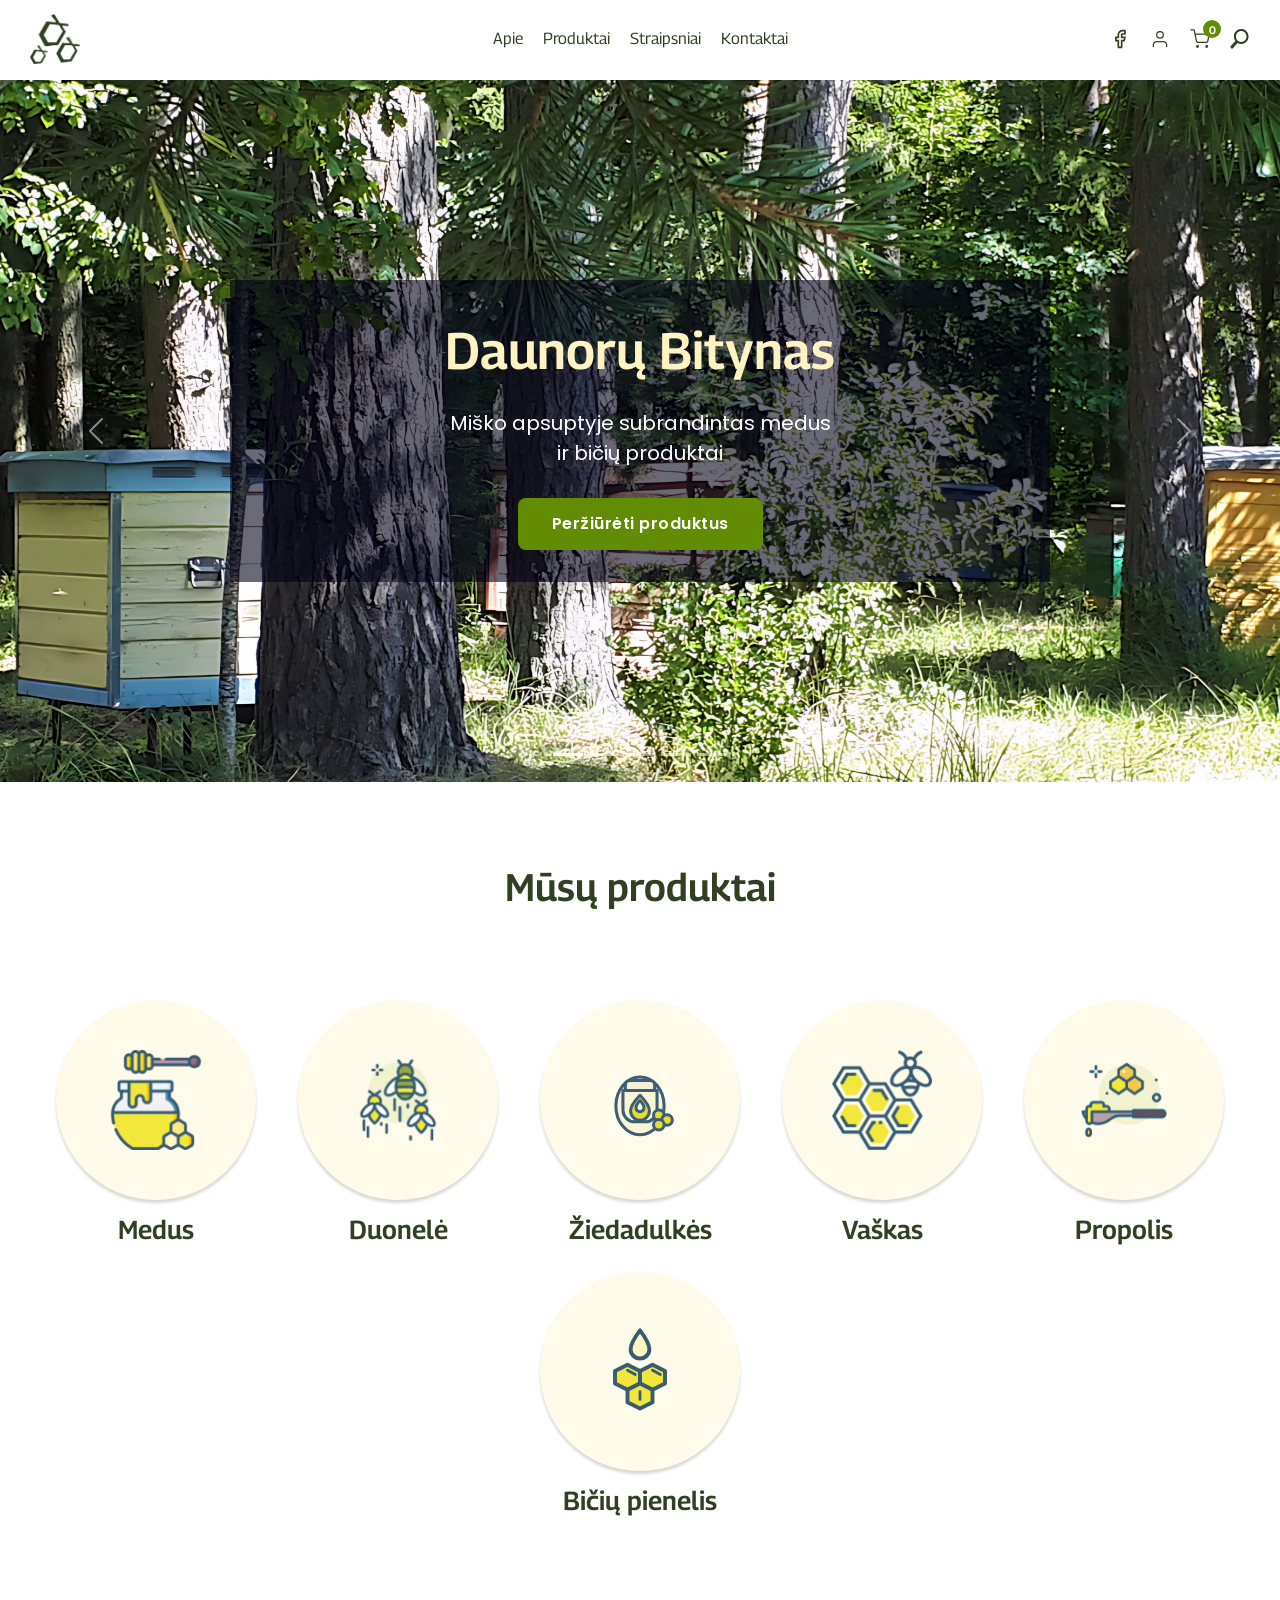
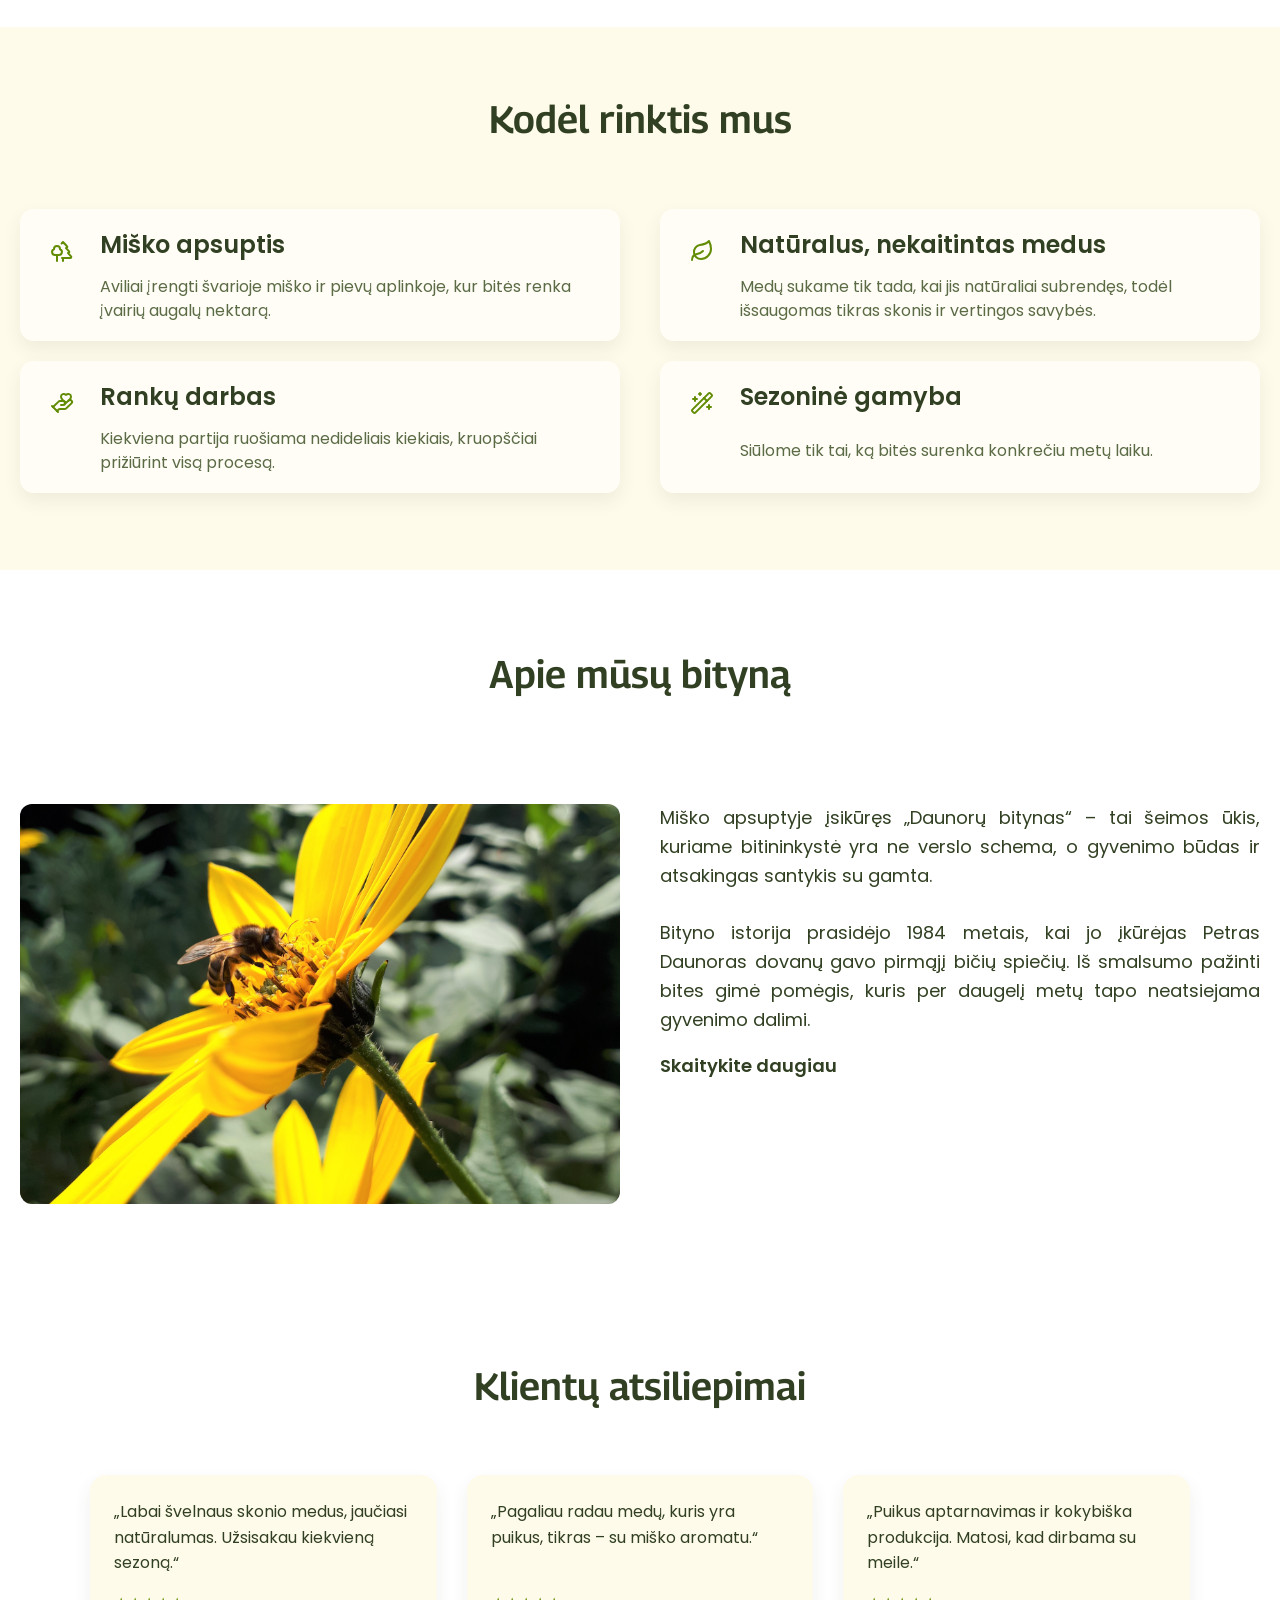
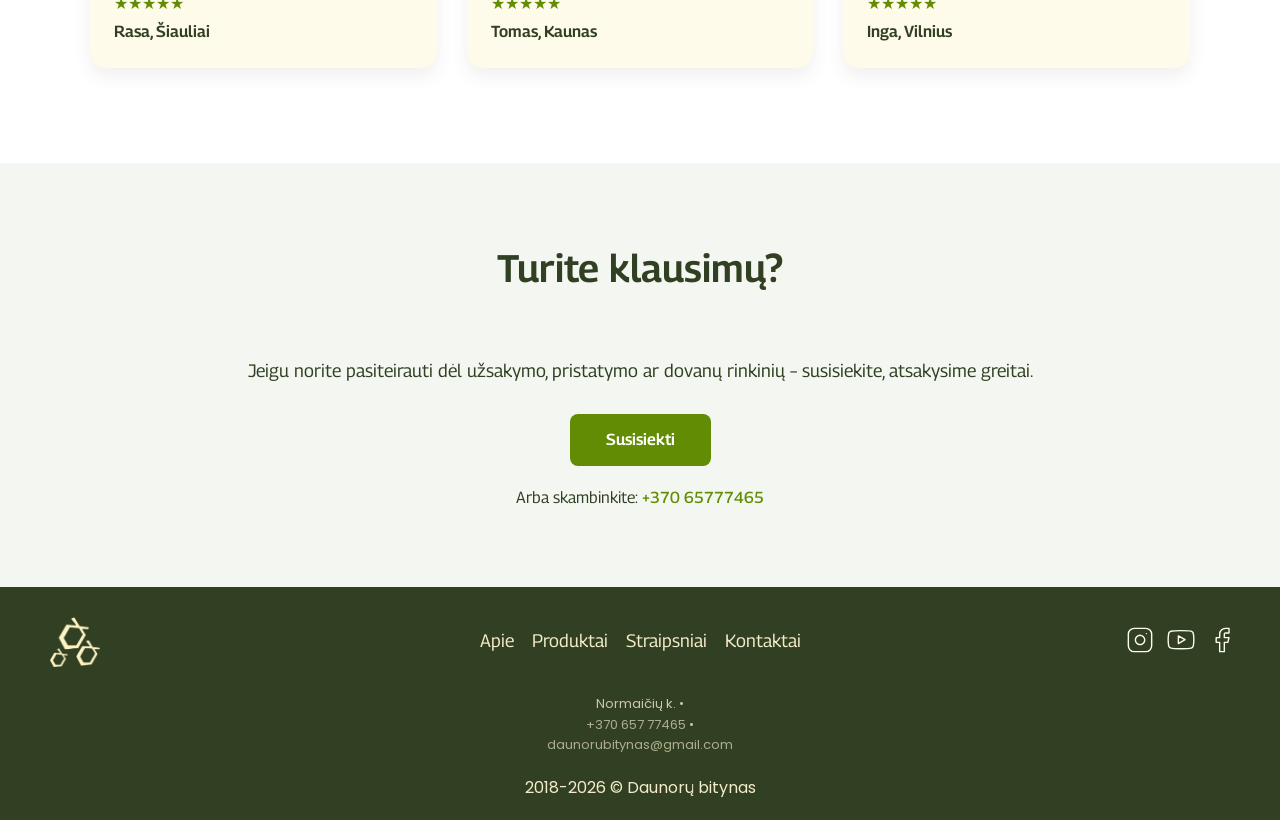
<file: index.html>
<!DOCTYPE html>
<html lang="lt">
<head>
    <meta charset="UTF-8">
     <meta name="viewport" content="width=device-width, initial-scale=1">
    <title>Daunorų bitynas</title>
     <link href="https://cdn.jsdelivr.net/npm/bootstrap@5.2.0/dist/css/bootstrap.min.css" rel="stylesheet" integrity="sha384-gH2yIJqKdNHPEq0n4Mqa/HGKIhSkIHeL5AyhkYV8i59U5AR6csBvApHHNl/vI1Bx" crossorigin="anonymous">
    <link href="style.css" type="text/css" rel="stylesheet">
</head>
<body>
    <nav class="main_nav desktop_nav">
            <a href="index.html" class="logo_link">
                <img src="logo/Logo_green.png" class="logo" alt="Daunorų bitynas logotipas" />
            </a>
            <ul>
                <li><a href="index.html#about">Apie</a></li>
                <li><a href="index.html#products">Produktai</a></li>
                <li><a href="straipsniai.html">Straipsniai</a></li>
                <li><a href="kontaktai.html">Kontaktai</a></li>
            </ul>
            <div class="social">
                <a href="https://www.facebook.com/profile.php?id=61579587818875" aria-label="Facebook">
                    <img src="icon/facebook.svg" alt=""/>
                </a>
                <a href="paskyra.html" class="account_link" aria-label="Paskyra">
                    <img src="icon/user.svg" alt="" />
                </a>
                 <a href="krepselis.html" class="cart_link" aria-label="Krepšelis">
                      <span class="cart_icon_wrap">
                          <img src="icon/shopping%20cart.svg" alt="" class="cart_icon" />
                          <span class="cart_count" aria-hidden="true">0</span>
                      </span>
                  </a>
                
                <div class="search_box">
                    <button type="button" class="search_toggle" aria-label="Atidaryti paiešką">
                        <img src="icon/search.svg" alt="" />
                    </button>

                    <form class="search_form" action="#" method="get" role="search">
                        <label class="visually_hidden" for="desktop-search">Paieška</label>
                        <input type="search" id="desktop-search" name="s" placeholder="Ieškoti..." />
                        <button type="submit" class="search_submit">Ieškoti</button>
                    </form>
                </div>
            </div>
        </nav>
        
        <nav class="mobile_nav">
            <div class="mobile_nav_top">
                <a href="index.html" class="mobile_logo_link">
                    <img src="logo/Logo_green.png" class="mobile_logo" alt="Daunorų bitynas logotipas" />
                </a>

                <div class="mobile_nav_icons">
                    <button type="button" class="mobile_search_toggle" aria-label="Atidaryti paiešką">
                        <img src="icon/search.svg" alt="" />
                    </button>

                    <button
                        class="mobile_menu_btn"
                        aria-label="Atidaryti meniu"
                        aria-expanded="false"
                        aria-controls="mobileMenuPanel">
                        <span></span>
                        <span></span>
                        <span></span>
                    </button>
                </div>
            </div>
       

    <form class="mobile_search_form" action="#" method="get" role="search">
        <label class="visually_hidden" for="mobile-search">Paieška</label>
        <input type="search" id="mobile-search" name="s" placeholder="Ieškoti..." />
        <button type="submit" class="search_submit">Ieškoti</button>
    </form>

            <div class="mobile_menu_panel" id="mobileMenuPanel">
                <ul class="mobile_menu_list">
                    <li>
                        <a href="index.html#home">
                            <span class="mobile_item">
                                <img src="icon/menu/home.svg" alt="" />
                                Pradžia
                            </span>
                        </a>
                    </li>
                    <li>
                        <a href="index.html#about">
                            <span class="mobile_item">
                                <img src="icon/menu/about.svg" alt="" />
                                Apie
                            </span>
                        </a>
                    </li>

                    <li class="mobile_has_submenu">
                        <button type="button" class="mobile_submenu_toggle" aria-expanded="false">
                            <span class="mobile_item">
                                <img src="icon/menu/products.svg" alt="" />
                                Produktai
                            </span>
                            <span class="mobile_submenu_arrow"></span>
                        </button>

                        <ul class="mobile_submenu">
                            <li><a href="produktai/medus.html">Medus</a></li>
                            <li><a href="produktai/duonele.html">Bičių duonelė</a></li>
                            <li><a href="produktai/ziedadulkes.html">Žiedadulkės</a></li>
                            <li><a href="produktai/pikis.html">Pikis</a></li>
                            <li><a href="produktai/vaskas.html">Vaškas</a></li>
                            <li><a href="produktai/pienelis.html">Bičių pienelis</a></li>
                        </ul>
                    </li>

                    <li>
                        <a href="straipsniai.html">
                            <span class="mobile_item">
                                <img src="icon/menu/blog.svg" alt="" />
                                Straipsniai
                            </span>
                        </a>
                    </li>
                    <li>
                        <a href="kontaktai.html">
                            <span class="mobile_item">
                                <img src="icon/menu/contact.svg" alt="" />
                                Kontaktai
                            </span>
                        </a>
                    </li>
                </ul>

                <div class="mobile_menu_social">
                    <a href="https://www.facebook.com/profile.php?id=61579587818875" aria-label="Facebook">
                        <img src="icon/facebook.svg" alt="" />
                    </a>
                    <a href="paskyra.html" class="account_link" aria-label="Paskyra">
                        <img src="icon/user.svg" alt="" />
                    </a>
                     <a href="krepselis.html" class="cart_link" aria-label="Krepšelis">
                      <span class="cart_icon_wrap">
                          <img src="icon/shopping%20cart.svg" alt="" class="cart_icon" />
                          <span class="cart_count" aria-hidden="true">0</span>
                      </span>
                  </a>
                </div>
            </div>
        </nav>
    <header>
        <div class="container-fluid px-0" id="home">
            <div id="carouselExampleCaptions" class="carousel slide" data-bs-ride="carousel" data-bs-interval="8000" data-bs-pause="false">
                <div class="hero_overlay">
                    <div class="header_text">
                        <h1>Daunorų Bitynas</h1>
                        <p>Miško apsuptyje subrandintas medus <br />ir bičių produktai</p>
                        <a href="#products" class="hero_btn">Peržiūrėti produktus</a>
                    </div>
                </div>
                <div class="carousel-indicators">
                    <button
                        type="button"
                        data-bs-target="#carouselExampleCaptions"
                        data-bs-slide-to="0"
                        class="active"
                        aria-current="true"
                        aria-label="Slide 1"></button>
                    <button
                        type="button"
                        data-bs-target="#carouselExampleCaptions"
                        data-bs-slide-to="1"
                        aria-label="Slide 2"></button>
                    <button
                        type="button"
                        data-bs-target="#carouselExampleCaptions"
                        data-bs-slide-to="2"
                        aria-label="Slide 3"></button>
                    <button
                        type="button"
                        data-bs-target="#carouselExampleCaptions"
                        data-bs-slide-to="3"
                        aria-label="Slide 4"></button>
                    <button
                        type="button"
                        data-bs-target="#carouselExampleCaptions"
                        data-bs-slide-to="4"
                        aria-label="Slide 5"></button>
                </div>
                <div class="carousel-inner">
                    <div class="carousel-item active" data-bs-interval="8000">
                        <img src="bityno_foto/bitynas1.jpg" class="d-block w-100" alt="Daunorų bitynas" />
                    </div>
                    <div class="carousel-item" data-bs-interval="8000">
                        <img src="bityno_foto/bitynas2.jpg" class="d-block w-100" alt="Daunorų bitynas" />
                    </div>
                    <div class="carousel-item" data-bs-interval="8000">
                        <img src="bityno_foto/bitynas3.jpg" class="d-block w-100" alt="Daunorų bitynas" />
                    </div>
                    <div class="carousel-item" data-bs-interval="8000">
                        <img src="bityno_foto/bitynas4.jpg" class="d-block w-100" alt="Daunorų bitynas" />
                    </div>
                    <div class="carousel-item" data-bs-interval="8000">
                        <img src="bityno_foto/bitynas5.jpg" class="d-block w-100" alt="Daunorų bitynas" />
                    </div>
                </div>
                <button
                    class="carousel-control-prev"
                    type="button"
                    data-bs-target="#carouselExampleCaptions"
                    data-bs-slide="prev">
                    <span class="carousel-control-prev-icon" aria-hidden="true"></span>
                    <span class="visually-hidden">Previous</span>
                </button>
                <button
                    class="carousel-control-next"
                    type="button"
                    data-bs-target="#carouselExampleCaptions"
                    data-bs-slide="next">
                    <span class="carousel-control-next-icon" aria-hidden="true"></span>
                    <span class="visually-hidden">Next</span>
                </button>
            </div>
            </div>
        
    </header>
    
<main >
    <section class="products" id="products" >
        <h2 class="section_title">Mūsų produktai</h2>

        <div class="products_wrap">
            <a class="category" href="produktai/medus.html">
                <div class="round honey">
                    <img src="icon/product_icon/honey.svg" alt=""></div>
                <span class="cat_text">Medus</span>
            </a>

            <a class="category" href="produktai/duonele.html">
                <div class="round bread">
                    <img src="icon/product_icon/bees.svg" alt=""></div>
                <span class="cat_text">Duonelė</span>
            </a>
            
            <a class="category" href="produktai/ziedadulkes.html">
                <div class="round ziedadulkes">
                    <img src="icon/product_icon/ziedadulkes.svg" alt=""></div>
                <span class="cat_text">Žiedadulkės</span>
            </a>
            

            <a class="category" href="produktai/vaskas.html">
                <div class="round wax">
                <img src="icon/product_icon/honeycomb.svg" alt=""></div>
                <span class="cat_text">Vaškas</span>
            </a>

            <a class="category" href="produktai/pikis.html">
                <div class="round pikis">
                    <img src="icon/product_icon/spoon.svg" alt=""></div>
                <span class="cat_text">Propolis</span>
            </a>
            
             <a class="category" href="produktai/pienelis.html">
                <div class="round pienelis">
                    <img src="icon/product_icon/royal_jelly.svg" alt=""></div>
                <span class="cat_text">Bičių pienelis</span>
            </a>
        </div>
    </section>
    
   <section class="why" id="why">
  <h2 class="section_title">Kodėl rinktis mus</h2>

  <ul class="why_list">
    <li class="why_item">
        <span class="why_icon" aria-hidden="true">
            <svg xmlns="http://www.w3.org/2000/svg" width="24" height="24" viewBox="0 0 24 24" fill="none" stroke="currentColor" stroke-width="2" stroke-linecap="round" stroke-linejoin="round" class="lucide lucide-trees-icon lucide-trees"><path d="M10 10v.2A3 3 0 0 1 8.9 16H5a3 3 0 0 1-1-5.8V10a3 3 0 0 1 6 0Z"/><path d="M7 16v6"/><path d="M13 19v3"/><path d="M12 19h8.3a1 1 0 0 0 .7-1.7L18 14h.3a1 1 0 0 0 .7-1.7L16 9h.2a1 1 0 0 0 .8-1.7L13 3l-1.4 1.5"/></svg></span>
        <span class="why_text">Miško apsuptis</span>
        <span class="why_desc">Aviliai įrengti švarioje miško ir pievų aplinkoje, kur bitės renka įvairių augalų nektarą.</span>
    </li>

    <li class="why_item">
      <span class="why_icon" aria-hidden="true"><svg xmlns="http://www.w3.org/2000/svg" width="24" height="24" viewBox="0 0 24 24" fill="none" stroke="currentColor" stroke-width="2" stroke-linecap="round" stroke-linejoin="round" class="lucide lucide-leaf-icon lucide-leaf"><path d="M11 20A7 7 0 0 1 9.8 6.1C15.5 5 17 4.48 19 2c1 2 2 4.18 2 8 0 5.5-4.78 10-10 10Z"/><path d="M2 21c0-3 1.85-5.36 5.08-6C9.5 14.52 12 13 13 12"/></svg></span>
      <span class="why_text">Natūralus, nekaitintas medus</span>
        <span class="why_desc">Medų sukame tik tada, kai jis natūraliai subrendęs, todėl išsaugomas tikras skonis ir vertingos savybės.</span>
    </li>

    <li class="why_item">
      <span class="why_icon" aria-hidden="true"><svg xmlns="http://www.w3.org/2000/svg" width="24" height="24" viewBox="0 0 24 24" fill="none" stroke="currentColor" stroke-width="2" stroke-linecap="round" stroke-linejoin="round" class="lucide lucide-hand-heart-icon lucide-hand-heart"><path d="M11 14h2a2 2 0 0 0 0-4h-3c-.6 0-1.1.2-1.4.6L3 16"/><path d="m14.45 13.39 5.05-4.694C20.196 8 21 6.85 21 5.75a2.75 2.75 0 0 0-4.797-1.837.276.276 0 0 1-.406 0A2.75 2.75 0 0 0 11 5.75c0 1.2.802 2.248 1.5 2.946L16 11.95"/><path d="m2 15 6 6"/><path d="m7 20 1.6-1.4c.3-.4.8-.6 1.4-.6h4c1.1 0 2.1-.4 2.8-1.2l4.6-4.4a1 1 0 0 0-2.75-2.91"/></svg></span>
      <span class="why_text">Rankų darbas</span>
      <span class="why_desc">Kiekviena partija ruošiama nedideliais kiekiais, kruopščiai prižiūrint visą procesą.</span>
    </li>

    <li class="why_item">
      <span class="why_icon" aria-hidden="true"><svg xmlns="http://www.w3.org/2000/svg" width="24" height="24" viewBox="0 0 24 24" fill="none" stroke="currentColor" stroke-width="2" stroke-linecap="round" stroke-linejoin="round" class="lucide lucide-wand-sparkles-icon lucide-wand-sparkles"><path d="m21.64 3.64-1.28-1.28a1.21 1.21 0 0 0-1.72 0L2.36 18.64a1.21 1.21 0 0 0 0 1.72l1.28 1.28a1.2 1.2 0 0 0 1.72 0L21.64 5.36a1.2 1.2 0 0 0 0-1.72"/><path d="m14 7 3 3"/><path d="M5 6v4"/><path d="M19 14v4"/><path d="M10 2v2"/><path d="M7 8H3"/><path d="M21 16h-4"/><path d="M11 3H9"/></svg></span>
      <span class="why_text">Sezoninė gamyba</span>
      <span class="why_desc">Siūlome tik tai, ką bitės surenka konkrečiu metų laiku.</span>
    </li>
  </ul>
</section>

   <section class="about" id="about">
       <h2 class="section_title">Apie mūsų bityną</h2>
       <div class="foto"></div>
       <div class="text">
           <p>
               Miško apsuptyje įsikūręs „Daunorų bitynas“ – tai šeimos ūkis, kuriame bitininkystė yra ne verslo schema,
               o gyvenimo būdas ir atsakingas santykis su gamta.
               <br /><br />
               Bityno istorija prasidėjo 1984 metais, kai jo įkūrėjas Petras Daunoras dovanų gavo pirmąjį bičių spiečių.
               Iš smalsumo pažinti bites gimė pomėgis, kuris per daugelį metų tapo neatsiejama gyvenimo dalimi.
           </p>
           <details class="more">
               <summary>
                   <span class="more__open">Skaitykite daugiau</span>
                   <span class="more__close">Rodyti mažiau</span>
               </summary>

               <p>
                   Šiandien „Daunorų bitynas“ – tai kelių kartų bendras darbas. Dukra Ilona nuo vaikystės augo tarp
                   bičių, matė visą jų gyvenimą iš arti ir natūraliai perėmė šį kelią. Prie bityno veiklos prisijungė ir
                   žentas Vaclovas, kuris rūpinasi kasdieniais darbais ir padeda užtikrinti, kad kiekvienas sezonas būtų
                   sėkmingas.
                   <br /><br />
                   Jauniausias šeimos narys Liutauras, taip pat auga tarp bičių – stebi, mokosi ir
                   po truputį įsitraukia į šį pasaulį. Tai dar viena karta, kuriai perduodama ne tik patirtis, bet ir
                   pagarba gamtai.
                   <br /><br />
                   Svarbi šeimos dalis yra ir močiutė Violeta – Petro žmona. Ji rūpinasi bityno kasdienybe, tvarka ir
                   finansais, padeda išlaikyti balansą tarp darbo, šeimos ir ūkio stabilumo. 
                   <br /><br />
                   „Daunorų bitynas“ – tai ne masinė gamyba, o atsakingai puoselėjamas ūkis, kuriame medus gimsta iš
                   kantraus darbo ir pagarbos gamtai. Kiekvienas stiklainis – tai vienos vasaros istorija: žydinčios
                   pievos, miškas, švarus oras ir kruopščiai prižiūrimos bitės.
                   <br /><br />
                   Mes tikime paprastu principu – kokybė svarbiau už kiekį. Todėl medų sukame tik tada, kai jis
                   natūraliai subrendęs, išlaikęs savo aromatą, skonį ir vertingąsias savybes. Nefiltruojame agresyviais
                   būdais, nekaitiname ir nieko nepridedame – leidžiame gamtai padaryti savo darbą.
                   <br /><br />
                   Be natūralaus vasaros medaus, siūlome ir kitus bičių produktus, kurie nuo seno vertinami dėl savo
                   naudos bei skonio subtilumo. Tai produktai žmonėms, kurie ieško tikrumo – ne tik saldumo.
                   <br /><br />
                   Rinkdamiesi „Daunorų bityno“ produkciją, jūs renkatės:
               </p>
               <ul>
                   <li>atsakingą požiūrį į bites ir aplinką;</li>
                   <li>vietinę, kruopščiai prižiūrimą gamybą;</li>
                   <li>natūralų, autentišką skonį;</li>
                   <li>produktą, kuriuo galime didžiuotis.</li>
               </ul>
               <p>
                   Mums svarbu ne tik parduoti medų. Mums svarbu, kad kiekvienas klientas sugrįžtų dėl
                   pasitikėjimo.
                   <br>Jeigu ieškote tikro, lietuviško medaus – kviečiame paragauti. Skirtumą pajusite nuo
                   pirmo šaukšto.
               </p>
           </details>
       </div>
   </section>
    
    <section class="reviews">
  <h2 class="section_title">Klientų atsiliepimai</h2>

  <div class="reviews_wrap">

    <article class="review_card">
      <p class="review_text">
        „Labai švelnaus skonio medus, jaučiasi natūralumas.
        Užsisakau kiekvieną sezoną.“
      </p>
      <div class="review_author">
        ★★★★★
        <span>Rasa, Šiauliai</span>
      </div>
    </article>

    <article class="review_card">
      <p class="review_text">
        „Pagaliau radau medų, kuris yra puikus,
        tikras – su miško aromatu.“
      </p>
      <div class="review_author">
        ★★★★★
        <span>Tomas, Kaunas</span>
      </div>
    </article>

    <article class="review_card">
      <p class="review_text">
        „Puikus aptarnavimas ir kokybiška produkcija.
        Matosi, kad dirbama su meile.“
      </p>
      <div class="review_author">
        ★★★★★
        <span>Inga, Vilnius</span>
      </div>
    </article>

  </div>
</section>
    
    <section class="contact_cta">
  <div class="contact_cta_inner">
    <h2 class="section_title">Turite klausimų?</h2>
    <p>
      Jeigu norite pasiteirauti dėl užsakymo, pristatymo ar dovanų rinkinių –
      susisiekite, atsakysime greitai.
    </p>

    <a href="kontaktai.html" class="cta_btn">Susisiekti</a>

    <div class="contact_short">
      <span>Arba skambinkite:</span>
      <a href="tel:+37065777465">+370 65777465</a>
    </div>
  </div>
</section>
    
</main>
    
    
<footer>
  <a href="index.html" class="ft_logo_link">
      <img src="logo/Logo_light.png" class="ft_logo" alt="Daunorų bitynas logotipas">
        </a>

    <div class="footer_center">
        <nav class="footer_nav">
            <ul>
                <li><a href="#about">Apie</a></li>
                <li><a href="#products">Produktai</a></li>
                <li><a href="straipsniai.html">Straipsniai</a></li>
                <li><a href="kontaktai.html">Kontaktai</a></li>
            </ul>
        </nav>

        <div class="footer_contact">
            <p>Normaičių k. •</p>
            <p><a href="tel:+37065777465">+370 657 77465</a> •</p>
            <p><a href="mailto:daunorubitynas@gmail.com">daunorubitynas@gmail.com</a></p>
        </div>
        <p class="copyright">2018-<span id="year"></span> &copy; Daunorų bitynas</p>
    </div>

    <div class="footer_social">
        <a href="#"><img src="icon/piktogramos/instagram.svg" alt="Instagram"></a>
        <a href="#"><img src="icon/piktogramos/youtube.svg" alt="YouTube"></a>
         <a href="https://www.facebook.com/profile.php?id=61579587818875" class="facebook"><img src="icon/piktogramos/facebook.svg" alt="Facebook"></a>
    </div>
</footer>
   

   
   <script src="js/main.js"></script>
   <script src="https://cdn.jsdelivr.net/npm/bootstrap@5.2.0/dist/js/bootstrap.bundle.min.js" integrity="sha384-A3rJD856KowSb7dwlZdYEkO39Gagi7vIsF0jrRAoQmDKKtQBHUuLZ9AsSv4jD4Xa" crossorigin="anonymous"></script> 
    
</body>
</html>
</file>
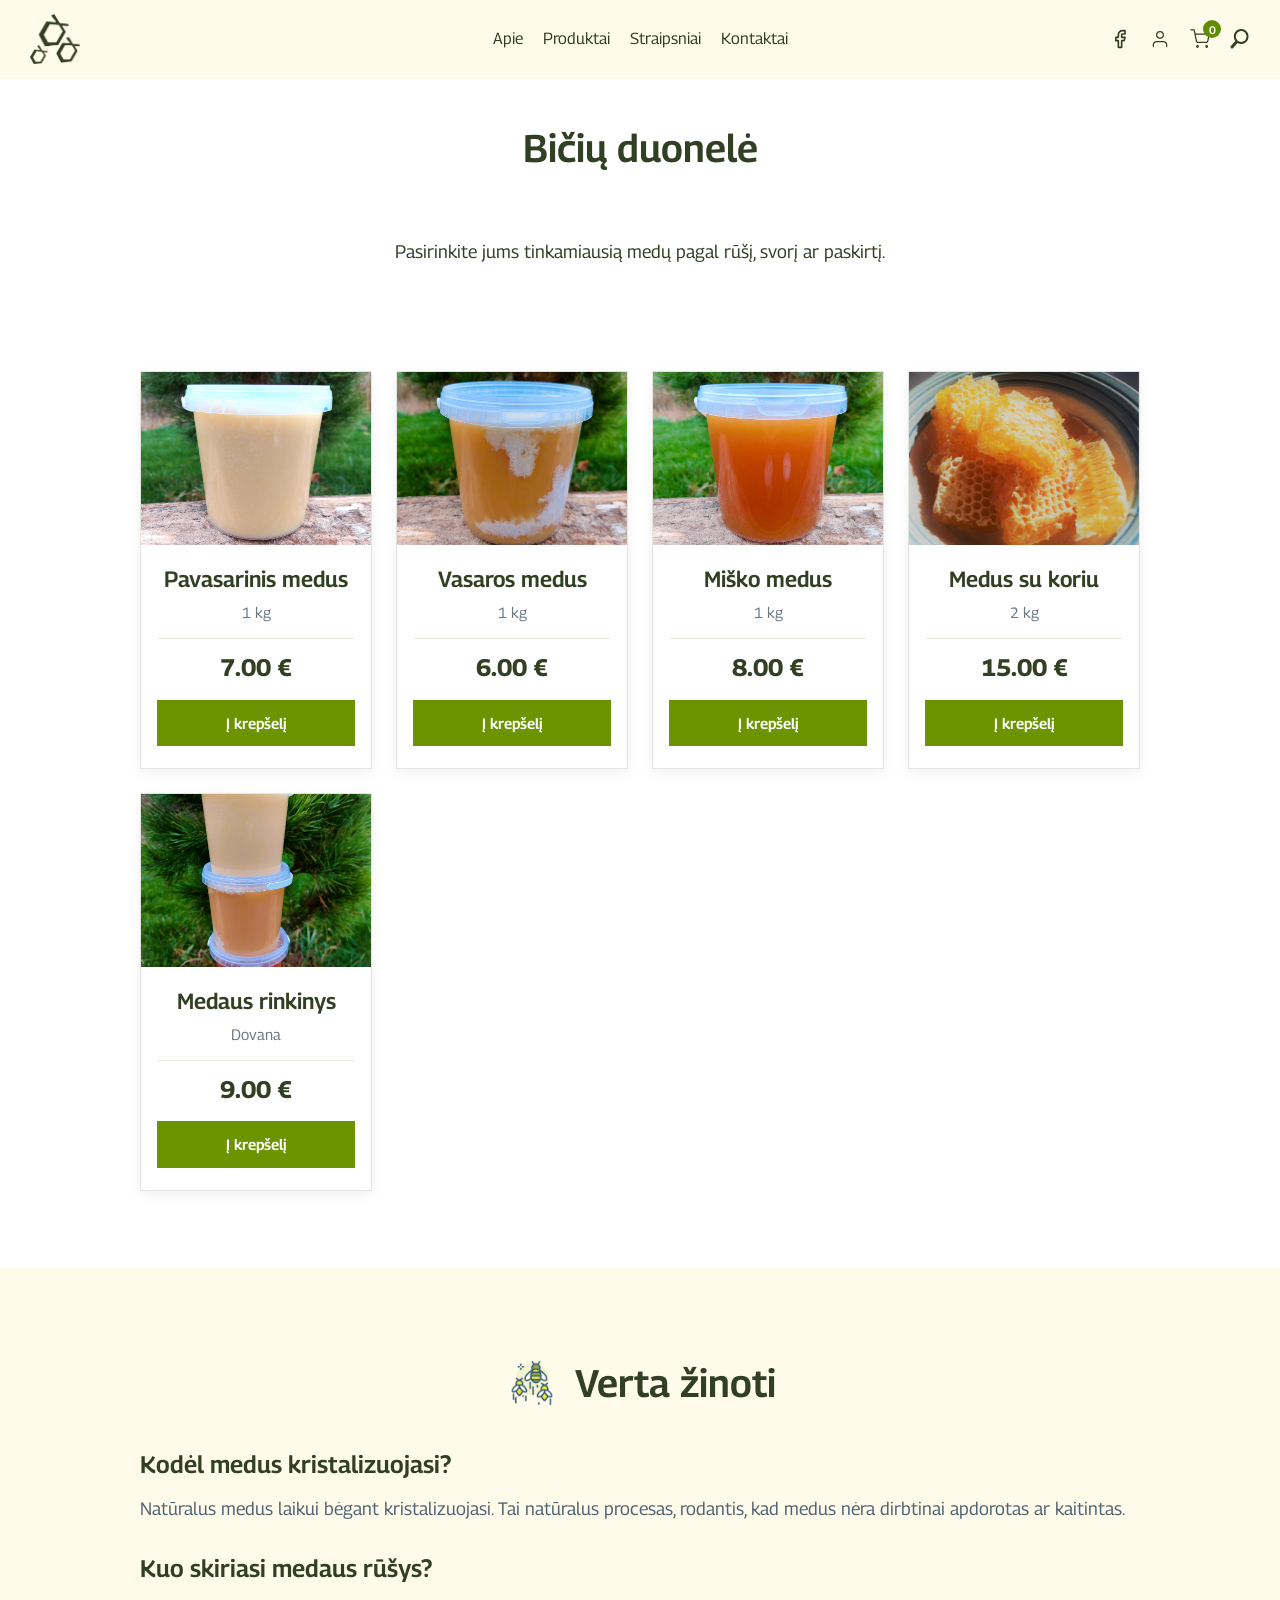
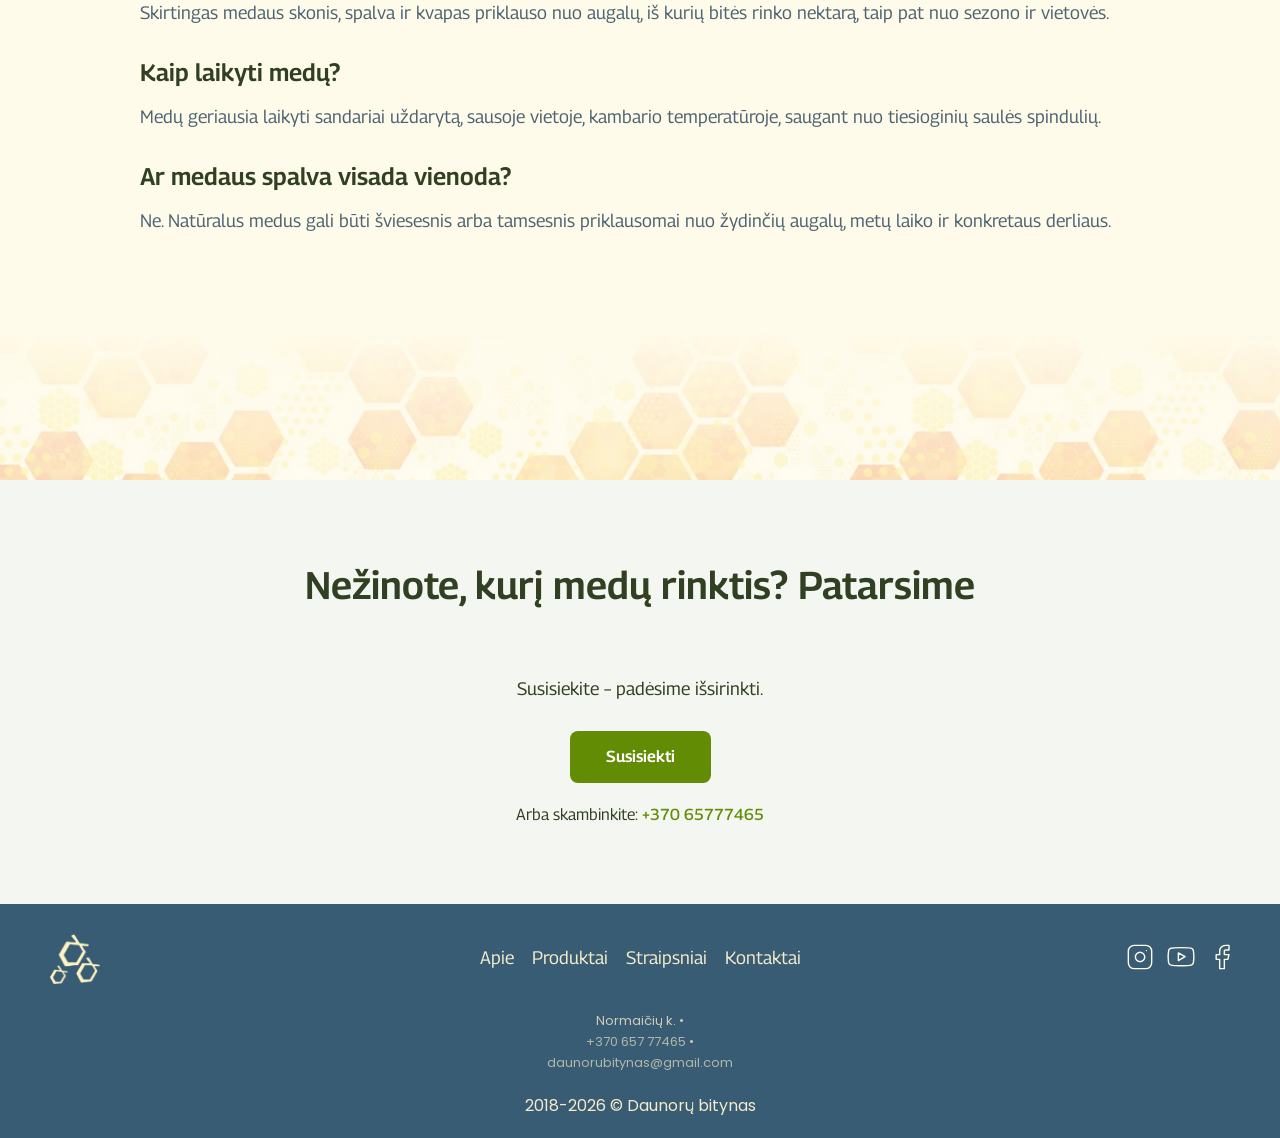
<file: produktai/duonele.html>
<!DOCTYPE html>
<html lang="lt">
    <head>
        <meta charset="UTF-8" />
        <meta name="viewport" content="width=device-width, initial-scale=1">
        <title>Duonelė</title>
        <link href="../style.css" type="text/css" rel="stylesheet">
    </head>
    <body class="page_product">
        <header>
        <nav class="main_nav desktop_nav">
            <a href="../index.html" class="logo_link">
                <img src="../logo/Logo_green.png" class="logo" alt="Daunorų bitynas logotipas" />
            </a>
            <ul>
                <li><a href="../index.html#about">Apie</a></li>
                <li><a href="../index.html#products">Produktai</a></li>
                <li><a href="../straipsniai.html">Straipsniai</a></li>
                <li><a href="../kontaktai.html">Kontaktai</a></li>
            </ul>
            <div class="social">
                <a href="https://www.facebook.com/profile.php?id=61579587818875"
                    ><img src="../icon/facebook.svg" alt="Facebook"
                /></a>
                <a href="../paskyra.html"><img src="../icon/user.svg" alt="Paskyra" /></a>
                 <a href="../krepselis.html" class="cart_link" aria-label="Krepšelis">
                      <span class="cart_icon_wrap">
                          <img src="../icon/shopping%20cart.svg" alt="" class="cart_icon" />
                          <span class="cart_count" aria-hidden="true">0</span>
                      </span>
                  </a>
                
                <div class="search_box">
                    <button type="button" class="search_toggle" aria-label="Atidaryti paiešką">
                        <img src="../icon/search.svg" alt="" />
                    </button>

                    <form class="search_form" action="#" method="get" role="search">
                        <label class="visually_hidden" for="desktop-search">Paieška</label>
                        <input type="search" id="desktop-search" name="s" placeholder="Ieškoti..." />
                        <button type="submit" class="search_submit">Ieškoti</button>
                    </form>
                </div>
            </div>
        </nav>
        
        <nav class="mobile_nav">
            <div class="mobile_nav_top">
                <a href="../index.html" class="mobile_logo_link">
                    <img src="../logo/Logo_green.png" class="mobile_logo" alt="Daunorų bitynas logotipas" />
                </a>

                <div class="mobile_nav_icons">
                    <button type="button" class="mobile_search_toggle" aria-label="Atidaryti paiešką">
                        <img src="../icon/search.svg" alt="" />
                    </button>

                    <button
                        class="mobile_menu_btn"
                        aria-label="Atidaryti meniu"
                        aria-expanded="false"
                        aria-controls="mobileMenuPanel">
                        <span></span>
                        <span></span>
                        <span></span>
                    </button>
                </div>
            </div>
       

    <form class="mobile_search_form" action="#" method="get" role="search">
        <label class="visually_hidden" for="mobile-search">Paieška</label>
        <input type="search" id="mobile-search" name="s" placeholder="Ieškoti..." />
        <button type="submit" class="search_submit">Ieškoti</button>
    </form>

            <div class="mobile_menu_panel" id="mobileMenuPanel">
                <ul class="mobile_menu_list">
                    <li>
                        <a href="../index.html#home">
                            <span class="mobile_item">
                                <img src="../icon/menu/home.svg" alt="" />
                                Pradžia
                            </span>
                        </a>
                    </li>
                    <li>
                        <a href="../index.html#about">
                            <span class="mobile_item">
                                <img src="../icon/menu/about.svg" alt="" />
                                Apie
                            </span>
                        </a>
                    </li>

                    <li class="mobile_has_submenu">
                        <button type="button" class="mobile_submenu_toggle" aria-expanded="false">
                            <span class="mobile_item">
                                <img src="../icon/menu/products.svg" alt="" />
                                Produktai
                            </span>
                            <span class="mobile_submenu_arrow"></span>
                        </button>

                        <ul class="mobile_submenu">
                            <li><a href="medus.html">Medus</a></li>
                            <li><a href="duonele.html">Bičių duonelė</a></li>
                             <li><a href="ziedadulkes.html">Žiedadulkės</a></li>
                            <li><a href="pikis.html">Pikis</a></li>
                            <li><a href="vaskas.html">Vaškas</a></li>
                            <li><a href="pienelis.html">Bičių pienelis</a></li>
                        </ul>
                    </li>

                    <li>
                        <a href="../straipsniai.html">
                            <span class="mobile_item">
                                <img src="../icon/menu/blog.svg" alt="" />
                                Straipsniai
                            </span>
                        </a>
                    </li>
                    <li>
                        <a href="../kontaktai.html">
                            <span class="mobile_item">
                                <img src="../icon/menu/contact.svg" alt="" />
                                Kontaktai
                            </span>
                        </a>
                    </li>
                </ul>

                <div class="mobile_menu_social">
                    <a href="https://www.facebook.com/profile.php?id=61579587818875" aria-label="Facebook">
                        <img src="../icon/facebook.svg" alt="" />
                    </a>
                    <a href="../paskyra.html" aria-label="Paskyra">
                        <img src="../icon/user.svg" alt="" />
                    </a>
                     <a href="../krepselis.html" class="cart_link" aria-label="Krepšelis">
                      <span class="cart_icon_wrap">
                          <img src="../icon/shopping%20cart.svg" alt="" class="cart_icon" />
                          <span class="cart_count" aria-hidden="true">0</span>
                      </span>
                  </a>
                </div>
            </div>
        </nav>
            
        <div class="page_header_intro">
            <h2 class="section_title">Bičių duonelė</h2>
            <p class="page_subtitle">Pasirinkite jums tinkamiausią medų pagal rūšį, svorį ar paskirtį.</p>
        </div>

        </header>
        <main>
           <section class="honey_info">
    <div class="product_grid">
        <article class="product_card">
            <a href="medus_pavasarinis.html" class="product_card_link">
                <img src="../img/medus/pavasarinis.jpg" alt="Pavasarinis medus" class="product_image" />
            </a>

            <div class="product_card_body">
                <div class="product_info">
                    <h3 class="product_name">
                        <a href="medus_pavasarinis.html">Pavasarinis medus</a>
                    </h3>
                    <p class="product_meta">1 kg</p>
                    <p class="product_price">7.00 €</p>
                </div>

                <a href="../krepselis.html" class="product_btn">Į krepšelį</a>
            </div>
        </article>

        <article class="product_card">
            <a href="medus_vasarinis.html" class="product_card_link">
                <img src="../img/medus/vasarinis.jpg" alt="Vasaros medus" class="product_image" />
            </a>

            <div class="product_card_body">
                <div class="product_info">
                    <h3 class="product_name">
                        <a href="medus_vasarinis.html">Vasaros medus</a>
                    </h3>
                    <p class="product_meta">1 kg</p>
                    <p class="product_price">6.00 €</p>
                </div>

                <a href="../krepselis.html" class="product_btn">Į krepšelį</a>
            </div>
        </article>

        <article class="product_card">
            <a href="medus_misko.html" class="product_card_link">
                <img src="../img/medus/misko.jpg" alt="Miško medus" class="product_image" />
            </a>

            <div class="product_card_body">
                <div class="product_info">
                    <h3 class="product_name">
                        <a href="medus_misko.html">Miško medus</a>
                    </h3>
                    <p class="product_meta">1 kg</p>
                    <p class="product_price">8.00 €</p>
                </div>

                <a href="../krepselis.html" class="product_btn">Į krepšelį</a>
            </div>
        </article>

        <article class="product_card">
            <a href="medus_korys.html" class="product_card_link">
                <img src="../img/medus/korys.png" alt="Medus su koriu" class="product_image" />
            </a>

            <div class="product_card_body">
                <div class="product_info">
                    <h3 class="product_name">
                        <a href="medus_korys.html">Medus su koriu</a>
                    </h3>
                    <p class="product_meta">2 kg</p>
                    <p class="product_price">15.00 €</p>
                </div>

                <a href="../krepselis.html" class="product_btn">Į krepšelį</a>
            </div>
        </article>

        <article class="product_card">
            <a href="medus_rinkinys.html" class="product_card_link">
                <img src="../img/medus/rinkinis.jpg" alt="Medaus rinkinys" class="product_image" />
            </a>

            <div class="product_card_body">
                <div class="product_info">
                    <h3 class="product_name">
                        <a href="medus_rinkinys.html">Medaus rinkinys</a>
                    </h3>
                    <p class="product_meta">Dovana</p>
                    <p class="product_price">9.00 €</p>
                </div>

                <a href="../krepselis.html" class="product_btn">Į krepšelį</a>
            </div>
        </article>
    </div>
</section>
            
            <section class="worth_knowing">
                <div class="worth_knowing_inner">
                    <div class="worth_knowing_heading">
                        <img src="../icon/product_icon/bees.svg" alt="" class="worth_knowing_icon" />
                        <h2 class="section_title">Verta žinoti</h2>
                    </div>

                    <div class="worth_knowing_content">
                        <div class="worth_knowing_item">
                            <h3>Kodėl medus kristalizuojasi?</h3>
                            <p>
                                Natūralus medus laikui bėgant kristalizuojasi. Tai natūralus procesas, rodantis, kad
                                medus nėra dirbtinai apdorotas ar kaitintas.
                            </p>
                        </div>

                        <div class="worth_knowing_item">
                            <h3>Kuo skiriasi medaus rūšys?</h3>
                            <p>
                                Skirtingas medaus skonis, spalva ir kvapas priklauso nuo augalų, iš kurių bitės rinko
                                nektarą, taip pat nuo sezono ir vietovės.
                            </p>
                        </div>

                        <div class="worth_knowing_item">
                            <h3>Kaip laikyti medų?</h3>
                            <p>
                                Medų geriausia laikyti sandariai uždarytą, sausoje vietoje, kambario temperatūroje,
                                saugant nuo tiesioginių saulės spindulių.
                            </p>
                        </div>

                        <div class="worth_knowing_item">
                            <h3>Ar medaus spalva visada vienoda?</h3>
                            <p>
                                Ne. Natūralus medus gali būti šviesesnis arba tamsesnis priklausomai nuo žydinčių
                                augalų, metų laiko ir konkretaus derliaus.
                            </p>
                        </div>
                    </div>
                </div>
            </section>
             <section class="honey_band" aria-hidden="true"></section>
            
            <section class="contact_cta">
                <div class="contact_cta_inner">
                    <h2 class="section_title">Nežinote, kurį medų rinktis? Patarsime</h2>
                    <p>Susisiekite – padėsime išsirinkti.</p>

                    <a href="../kontaktai.html" class="cta_btn">Susisiekti</a>

                    <div class="contact_short">
                        <span>Arba skambinkite:</span>
                        <a href="tel:+37065777465">+370 65777465</a>
                    </div>
                </div>
            </section>
            
        </main>
             
        
        
  <footer>
      <a href="../index.html" class="ft_logo_link">
          <img src="../logo/Logo_light.png" class="ft_logo" alt="Daunorų bitynas logotipas" />
      </a>

      <div class="footer_center">
          <nav class="footer_nav">
              <ul>
                  <li><a href="../index.html#about">Apie</a></li>
                  <li><a href="../index.html#products">Produktai</a></li>
                  <li><a href="../straipsniai.html">Straipsniai</a></li>
                  <li><a href="../kontaktai.html">Kontaktai</a></li>
              </ul>
          </nav>

          <div class="footer_contact">
              <p>Normaičių k. •</p>
              <p><a href="tel:+37065777465">+370 657 77465</a> •</p>
              <p><a href="mailto:daunorubitynas@gmail.com">daunorubitynas@gmail.com</a></p>
          </div>
          <p class="copyright">2018-<span id="year"></span> &copy; Daunorų bitynas</p>
      </div>

      <div class="footer_social">
          <a href="#"><img src="../icon/piktogramos/instagram.svg" alt="Instagram" /></a>
          <a href="#"><img src="../icon/piktogramos/youtube.svg" alt="YouTube" /></a>
          <a href="https://www.facebook.com/profile.php?id=61579587818875" class="facebook"
              ><img src="../icon/piktogramos/facebook.svg" alt="Facebook"
          /></a>
      </div>
  </footer>
   
<script src="../js/main.js"></script>
   
    
    
    </body>
</html>
</file>
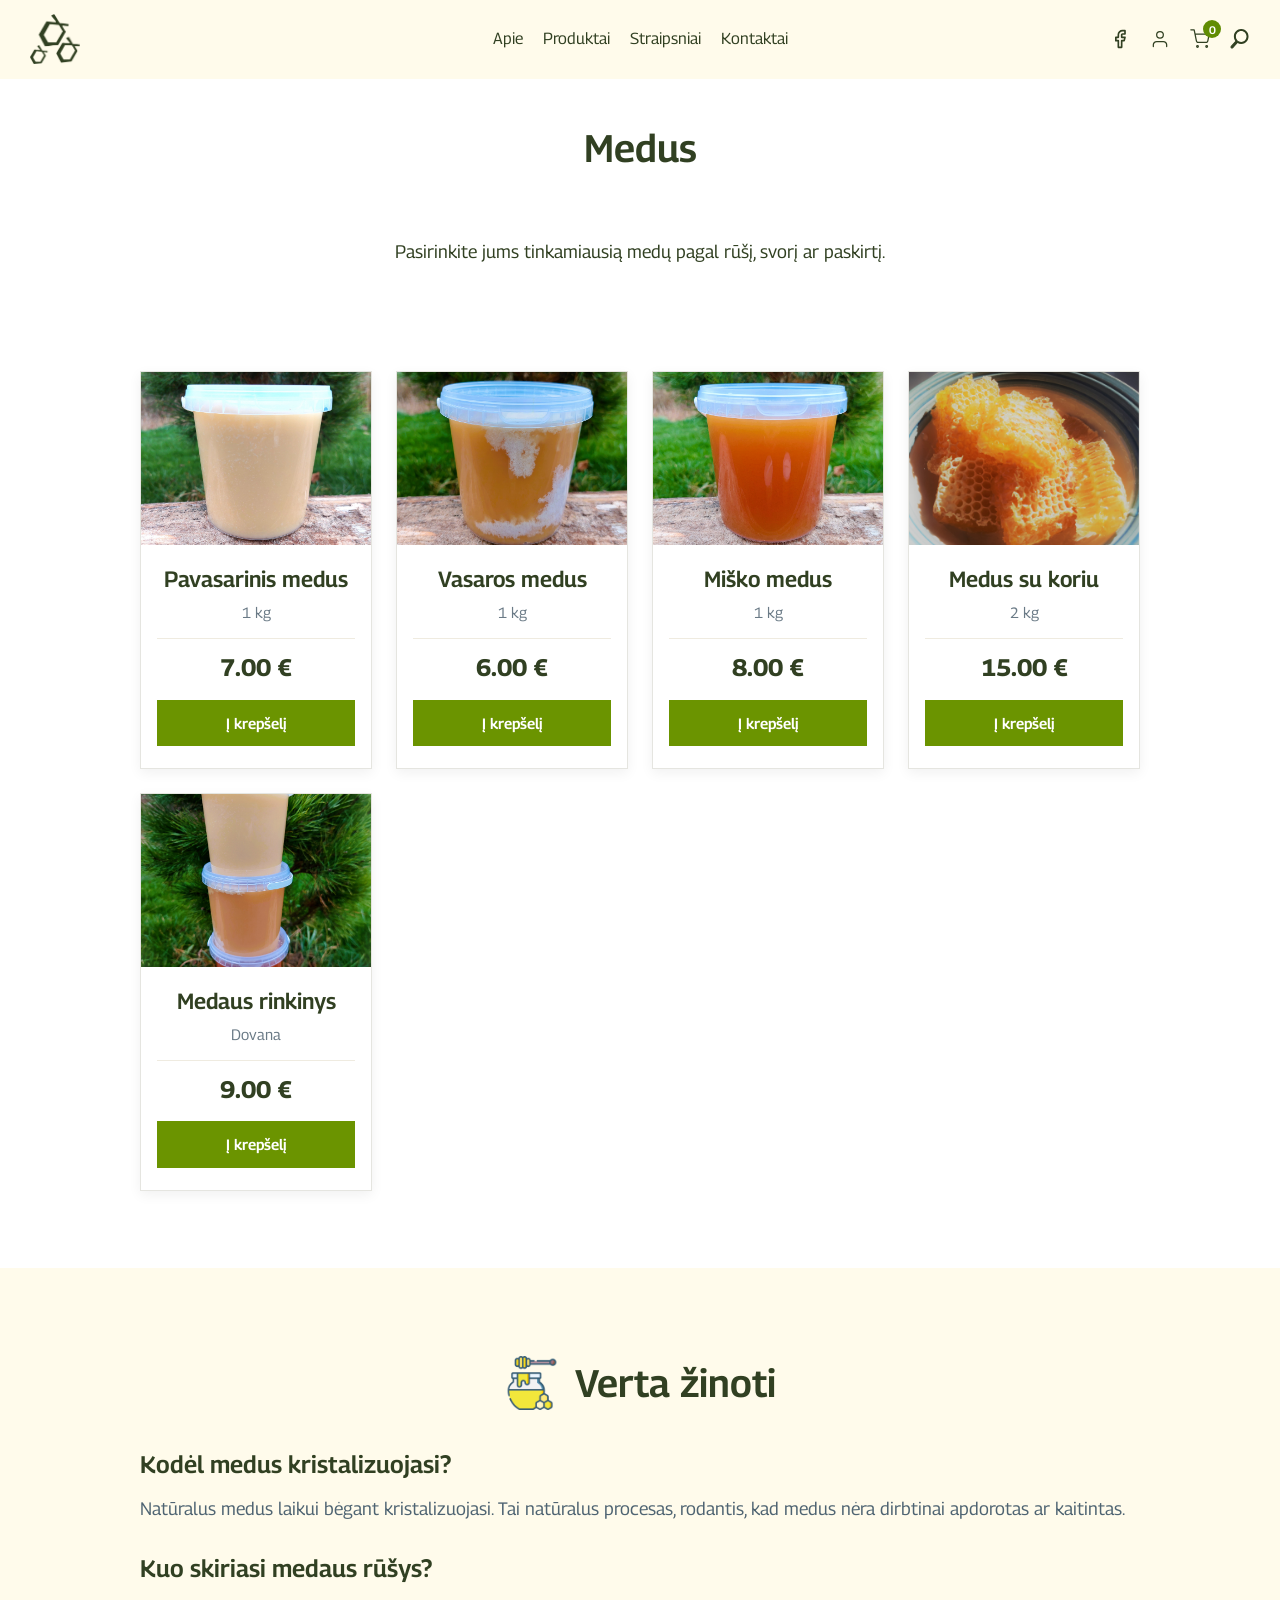
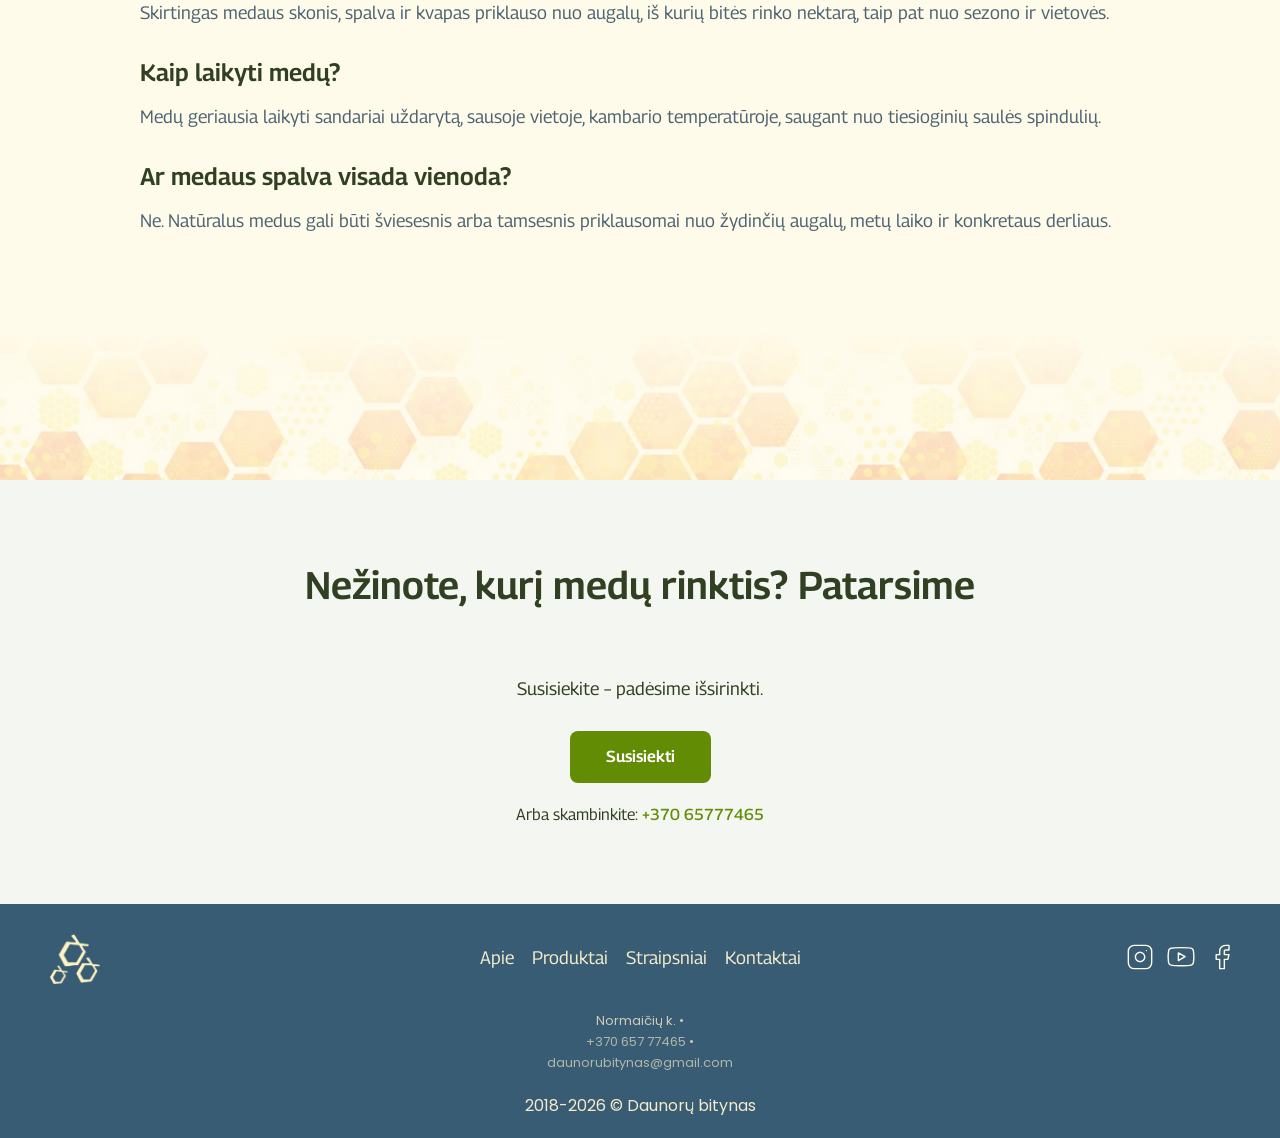
<file: produktai/medus.html>
<!DOCTYPE html>
<html lang="lt">
    <head>
        <meta charset="UTF-8" />
        <meta name="viewport" content="width=device-width, initial-scale=1">
        <title>Medus</title>
        <link href="../style.css" type="text/css" rel="stylesheet">
    </head>
    <body class="page_product">
        <header>
        <nav class="main_nav desktop_nav">
            <a href="../index.html" class="logo_link">
                <img src="../logo/Logo_green.png" class="logo" alt="Daunorų bitynas logotipas" />
            </a>
            <ul>
                <li><a href="../index.html#about">Apie</a></li>
                <li><a href="../index.html#products">Produktai</a></li>
                <li><a href="../straipsniai.html">Straipsniai</a></li>
                <li><a href="../kontaktai.html">Kontaktai</a></li>
            </ul>
            <div class="social">
                <a href="https://www.facebook.com/profile.php?id=61579587818875"
                    ><img src="../icon/facebook.svg" alt="Facebook"
                /></a>
                <a href="../paskyra.html"><img src="../icon/user.svg" alt="Paskyra" /></a>
                 <a href="../krepselis.html" class="cart_link" aria-label="Krepšelis">
                      <span class="cart_icon_wrap">
                          <img src="../icon/shopping%20cart.svg" alt="" class="cart_icon" />
                          <span class="cart_count" aria-hidden="true">0</span>
                      </span>
                  </a>
                
                <div class="search_box">
                    <button type="button" class="search_toggle" aria-label="Atidaryti paiešką">
                        <img src="../icon/search.svg" alt="" />
                    </button>

                    <form class="search_form" action="#" method="get" role="search">
                        <label class="visually_hidden" for="desktop-search">Paieška</label>
                        <input type="search" id="desktop-search" name="s" placeholder="Ieškoti..." />
                        <button type="submit" class="search_submit">Ieškoti</button>
                    </form>
                </div>
            </div>
        </nav>
        
        <nav class="mobile_nav">
            <div class="mobile_nav_top">
                <a href="../index.html" class="mobile_logo_link">
                    <img src="../logo/Logo_green.png" class="mobile_logo" alt="Daunorų bitynas logotipas" />
                </a>

                <div class="mobile_nav_icons">
                    <button type="button" class="mobile_search_toggle" aria-label="Atidaryti paiešką">
                        <img src="../icon/search.svg" alt="" />
                    </button>

                    <button
                        class="mobile_menu_btn"
                        aria-label="Atidaryti meniu"
                        aria-expanded="false"
                        aria-controls="mobileMenuPanel">
                        <span></span>
                        <span></span>
                        <span></span>
                    </button>
                </div>
            </div>
       

    <form class="mobile_search_form" action="#" method="get" role="search">
        <label class="visually_hidden" for="mobile-search">Paieška</label>
        <input type="search" id="mobile-search" name="s" placeholder="Ieškoti..." />
        <button type="submit" class="search_submit">Ieškoti</button>
    </form>

            <div class="mobile_menu_panel" id="mobileMenuPanel">
                <ul class="mobile_menu_list">
                    <li>
                        <a href="../index.html#home">
                            <span class="mobile_item">
                                <img src="../icon/menu/home.svg" alt="" />
                                Pradžia
                            </span>
                        </a>
                    </li>
                    <li>
                        <a href="../index.html#about">
                            <span class="mobile_item">
                                <img src="../icon/menu/about.svg" alt="" />
                                Apie
                            </span>
                        </a>
                    </li>

                    <li class="mobile_has_submenu">
                        <button type="button" class="mobile_submenu_toggle" aria-expanded="false">
                            <span class="mobile_item">
                                <img src="../icon/menu/products.svg" alt="" />
                                Produktai
                            </span>
                            <span class="mobile_submenu_arrow"></span>
                        </button>

                        <ul class="mobile_submenu">
                            <li><a href="medus.html">Medus</a></li>
                            <li><a href="duonele.html">Bičių duonelė</a></li>
                             <li><a href="ziedadulkes.html">Žiedadulkės</a></li>
                            <li><a href="pikis.html">Pikis</a></li>
                            <li><a href="vaskas.html">Vaškas</a></li>
                            <li><a href="pienelis.html">Bičių pienelis</a></li>
                        </ul>
                    </li>

                    <li>
                        <a href="../straipsniai.html">
                            <span class="mobile_item">
                                <img src="../icon/menu/blog.svg" alt="" />
                                Straipsniai
                            </span>
                        </a>
                    </li>
                    <li>
                        <a href="../kontaktai.html">
                            <span class="mobile_item">
                                <img src="../icon/menu/contact.svg" alt="" />
                                Kontaktai
                            </span>
                        </a>
                    </li>
                </ul>

                <div class="mobile_menu_social">
                    <a href="https://www.facebook.com/profile.php?id=61579587818875" aria-label="Facebook">
                        <img src="../icon/facebook.svg" alt="" />
                    </a>
                    <a href="../paskyra.html" aria-label="Paskyra">
                        <img src="../icon/user.svg" alt="" />
                    </a>
                     <a href="../krepselis.html" class="cart_link" aria-label="Krepšelis">
                      <span class="cart_icon_wrap">
                          <img src="../icon/shopping%20cart.svg" alt="" class="cart_icon" />
                          <span class="cart_count" aria-hidden="true">0</span>
                      </span>
                  </a>
                </div>
            </div>
        </nav>
            
        <div class="page_header_intro">
            <h2 class="section_title">Medus</h2>
            <p class="page_subtitle">Pasirinkite jums tinkamiausią medų pagal rūšį, svorį ar paskirtį.</p>
        </div>

        </header>
        <main>
           <section class="honey_info">
    <div class="product_grid">
        <article class="product_card">
            <a href="medus_pavasarinis.html" class="product_card_link">
                <img src="../img/medus/pavasarinis.jpg" alt="Pavasarinis medus" class="product_image" />
            </a>

            <div class="product_card_body">
                <div class="product_info">
                    <h3 class="product_name">
                        <a href="medus_pavasarinis.html">Pavasarinis medus</a>
                    </h3>
                    <p class="product_meta">1 kg</p>
                    <p class="product_price">7.00 €</p>
                </div>

                <a href="../krepselis.html" class="product_btn">Į krepšelį</a>
            </div>
        </article>

        <article class="product_card">
            <a href="medus_vasarinis.html" class="product_card_link">
                <img src="../img/medus/vasarinis.jpg" alt="Vasaros medus" class="product_image" />
            </a>

            <div class="product_card_body">
                <div class="product_info">
                    <h3 class="product_name">
                        <a href="medus_vasarinis.html">Vasaros medus</a>
                    </h3>
                    <p class="product_meta">1 kg</p>
                    <p class="product_price">6.00 €</p>
                </div>

                <a href="../krepselis.html" class="product_btn">Į krepšelį</a>
            </div>
        </article>

        <article class="product_card">
            <a href="medus_misko.html" class="product_card_link">
                <img src="../img/medus/misko.jpg" alt="Miško medus" class="product_image" />
            </a>

            <div class="product_card_body">
                <div class="product_info">
                    <h3 class="product_name">
                        <a href="medus_misko.html">Miško medus</a>
                    </h3>
                    <p class="product_meta">1 kg</p>
                    <p class="product_price">8.00 €</p>
                </div>

                <a href="../krepselis.html" class="product_btn">Į krepšelį</a>
            </div>
        </article>

        <article class="product_card">
            <a href="medus_korys.html" class="product_card_link">
                <img src="../img/medus/korys.png" alt="Medus su koriu" class="product_image" />
            </a>

            <div class="product_card_body">
                <div class="product_info">
                    <h3 class="product_name">
                        <a href="medus_korys.html">Medus su koriu</a>
                    </h3>
                    <p class="product_meta">2 kg</p>
                    <p class="product_price">15.00 €</p>
                </div>

                <a href="../krepselis.html" class="product_btn">Į krepšelį</a>
            </div>
        </article>

        <article class="product_card">
            <a href="medus_rinkinys.html" class="product_card_link">
                <img src="../img/medus/rinkinis.jpg" alt="Medaus rinkinys" class="product_image" />
            </a>

            <div class="product_card_body">
                <div class="product_info">
                    <h3 class="product_name">
                        <a href="medus_rinkinys.html">Medaus rinkinys</a>
                    </h3>
                    <p class="product_meta">Dovana</p>
                    <p class="product_price">9.00 €</p>
                </div>

                <a href="../krepselis.html" class="product_btn">Į krepšelį</a>
            </div>
        </article>
    </div>
</section>
            
            <section class="worth_knowing">
                <div class="worth_knowing_inner">
                    <div class="worth_knowing_heading">
                        <img src="../icon/product_icon/honey.svg" alt="" class="worth_knowing_icon" />
                        <h2 class="section_title">Verta žinoti</h2>
                    </div>

                    <div class="worth_knowing_content">
                        <div class="worth_knowing_item">
                            <h3>Kodėl medus kristalizuojasi?</h3>
                            <p>
                                Natūralus medus laikui bėgant kristalizuojasi. Tai natūralus procesas, rodantis, kad
                                medus nėra dirbtinai apdorotas ar kaitintas.
                            </p>
                        </div>

                        <div class="worth_knowing_item">
                            <h3>Kuo skiriasi medaus rūšys?</h3>
                            <p>
                                Skirtingas medaus skonis, spalva ir kvapas priklauso nuo augalų, iš kurių bitės rinko
                                nektarą, taip pat nuo sezono ir vietovės.
                            </p>
                        </div>

                        <div class="worth_knowing_item">
                            <h3>Kaip laikyti medų?</h3>
                            <p>
                                Medų geriausia laikyti sandariai uždarytą, sausoje vietoje, kambario temperatūroje,
                                saugant nuo tiesioginių saulės spindulių.
                            </p>
                        </div>

                        <div class="worth_knowing_item">
                            <h3>Ar medaus spalva visada vienoda?</h3>
                            <p>
                                Ne. Natūralus medus gali būti šviesesnis arba tamsesnis priklausomai nuo žydinčių
                                augalų, metų laiko ir konkretaus derliaus.
                            </p>
                        </div>
                    </div>
                </div>
            </section>
             <section class="honey_band" aria-hidden="true"></section>
            
            <section class="contact_cta">
                <div class="contact_cta_inner">
                    <h2 class="section_title">Nežinote, kurį medų rinktis? Patarsime</h2>
                    <p>Susisiekite – padėsime išsirinkti.</p>

                    <a href="../kontaktai.html" class="cta_btn">Susisiekti</a>

                    <div class="contact_short">
                        <span>Arba skambinkite:</span>
                        <a href="tel:+37065777465">+370 65777465</a>
                    </div>
                </div>
            </section>
            
        </main>
             
        
        
  <footer>
      <a href="../index.html" class="ft_logo_link">
          <img src="../logo/Logo_light.png" class="ft_logo" alt="Daunorų bitynas logotipas" />
      </a>

      <div class="footer_center">
          <nav class="footer_nav">
              <ul>
                  <li><a href="../index.html#about">Apie</a></li>
                  <li><a href="../index.html#products">Produktai</a></li>
                  <li><a href="../straipsniai.html">Straipsniai</a></li>
                  <li><a href="../kontaktai.html">Kontaktai</a></li>
              </ul>
          </nav>

          <div class="footer_contact">
              <p>Normaičių k. •</p>
              <p><a href="tel:+37065777465">+370 657 77465</a> •</p>
              <p><a href="mailto:daunorubitynas@gmail.com">daunorubitynas@gmail.com</a></p>
          </div>
          <p class="copyright">2018-<span id="year"></span> &copy; Daunorų bitynas</p>
      </div>

      <div class="footer_social">
          <a href="#"><img src="../icon/piktogramos/instagram.svg" alt="Instagram" /></a>
          <a href="#"><img src="../icon/piktogramos/youtube.svg" alt="YouTube" /></a>
          <a href="https://www.facebook.com/profile.php?id=61579587818875" class="facebook"
              ><img src="../icon/piktogramos/facebook.svg" alt="Facebook"
          /></a>
      </div>
  </footer>
   
<script src="../js/main.js"></script>
   
    
    
    </body>
</html>
</file>
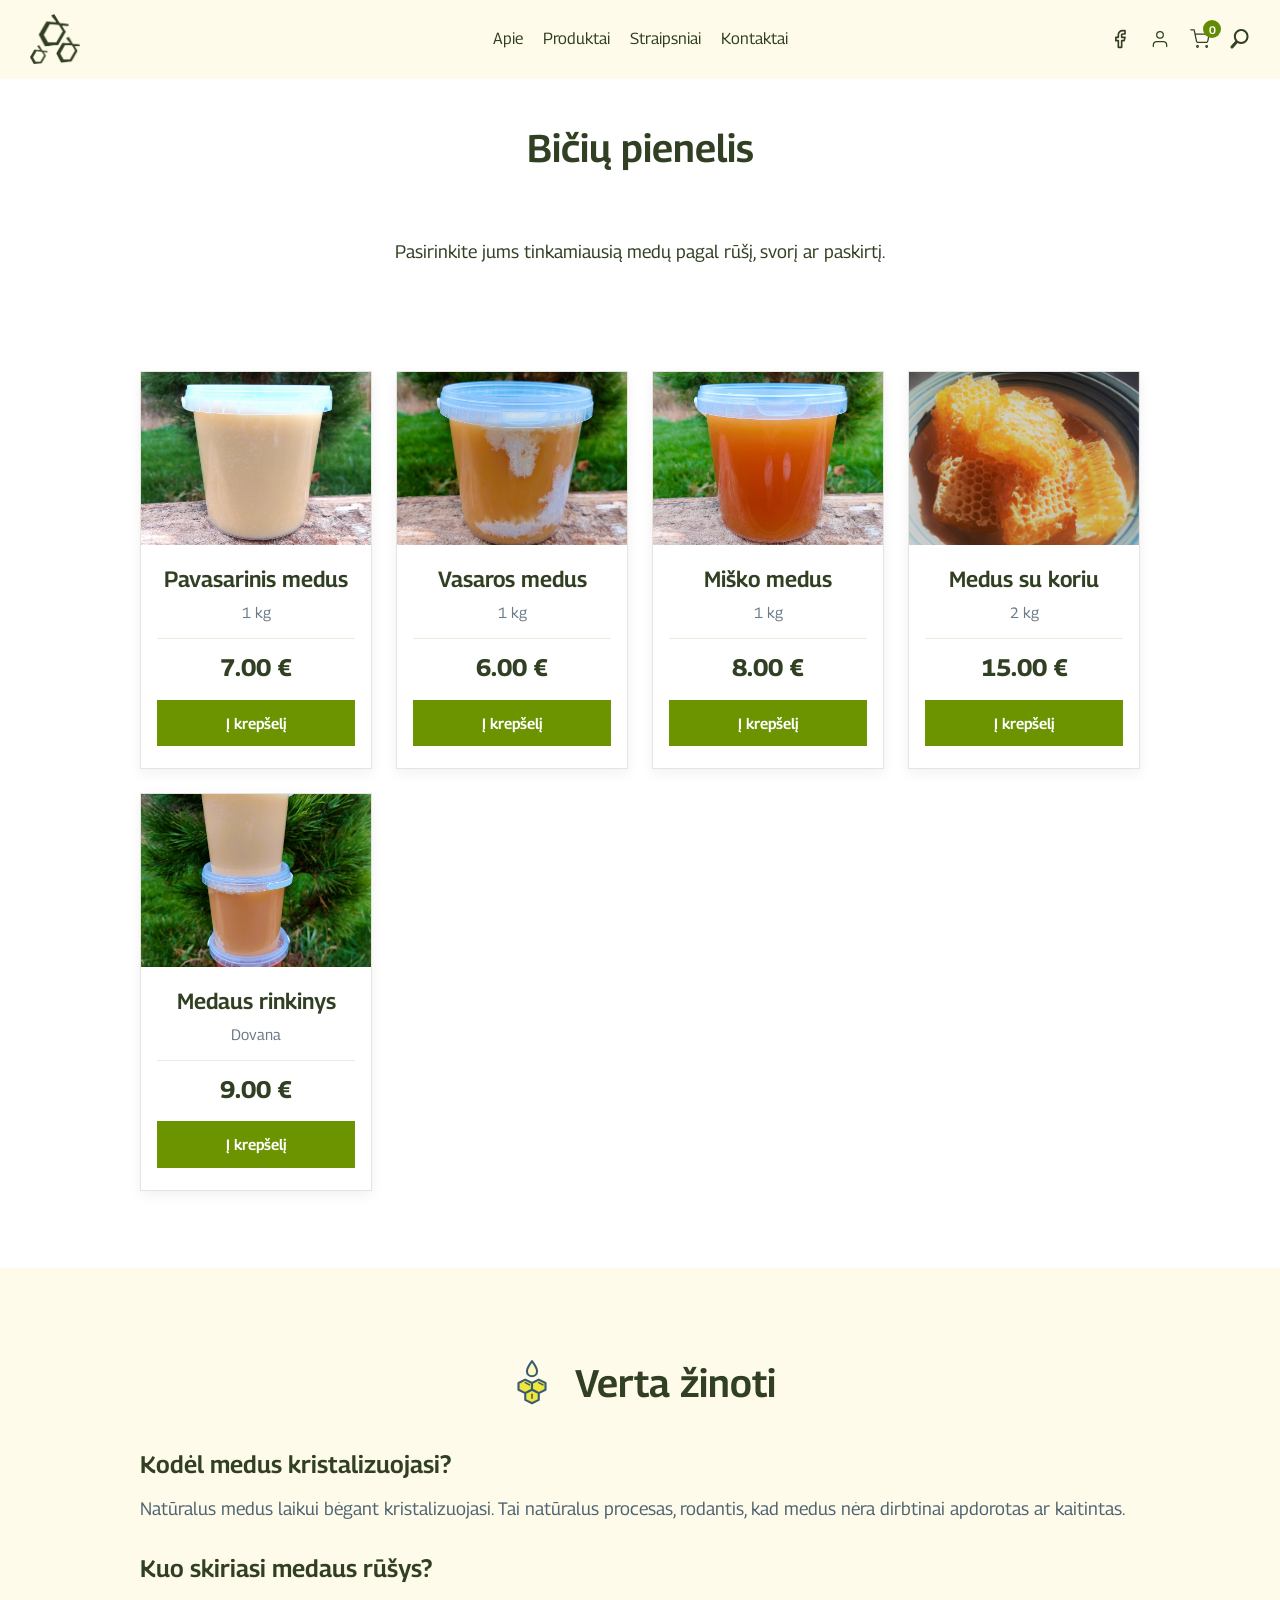
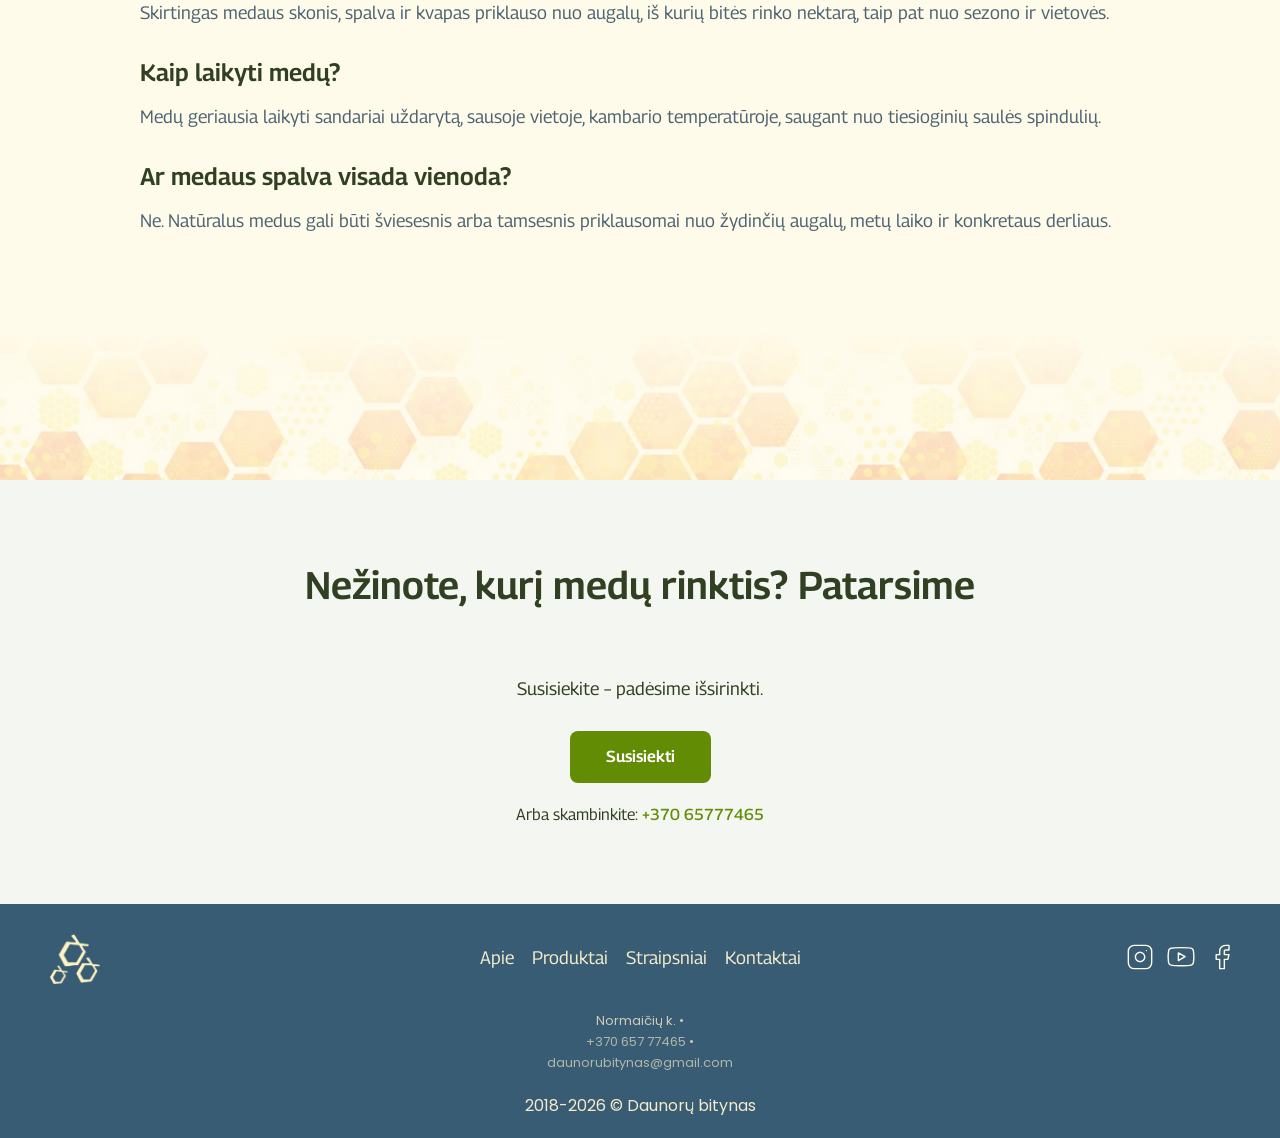
<file: produktai/pienelis.html>
<!DOCTYPE html>
<html lang="lt">
    <head>
        <meta charset="UTF-8" />
        <meta name="viewport" content="width=device-width, initial-scale=1">
        <title>Pienelis</title>
        <link href="../style.css" type="text/css" rel="stylesheet">
    </head>
    <body class="page_product">
        <header>
        <nav class="main_nav desktop_nav">
            <a href="../index.html" class="logo_link">
                <img src="../logo/Logo_green.png" class="logo" alt="Daunorų bitynas logotipas" />
            </a>
            <ul>
                <li><a href="../index.html#about">Apie</a></li>
                <li><a href="../index.html#products">Produktai</a></li>
                <li><a href="../straipsniai.html">Straipsniai</a></li>
                <li><a href="../kontaktai.html">Kontaktai</a></li>
            </ul>
            <div class="social">
                <a href="https://www.facebook.com/profile.php?id=61579587818875"
                    ><img src="../icon/facebook.svg" alt="Facebook"
                /></a>
                <a href="../paskyra.html"><img src="../icon/user.svg" alt="Paskyra" /></a>
                 <a href="../krepselis.html" class="cart_link" aria-label="Krepšelis">
                      <span class="cart_icon_wrap">
                          <img src="../icon/shopping%20cart.svg" alt="" class="cart_icon" />
                          <span class="cart_count" aria-hidden="true">0</span>
                      </span>
                  </a>
                
                <div class="search_box">
                    <button type="button" class="search_toggle" aria-label="Atidaryti paiešką">
                        <img src="../icon/search.svg" alt="" />
                    </button>

                    <form class="search_form" action="#" method="get" role="search">
                        <label class="visually_hidden" for="desktop-search">Paieška</label>
                        <input type="search" id="desktop-search" name="s" placeholder="Ieškoti..." />
                        <button type="submit" class="search_submit">Ieškoti</button>
                    </form>
                </div>
            </div>
        </nav>
        
        <nav class="mobile_nav">
            <div class="mobile_nav_top">
                <a href="../index.html" class="mobile_logo_link">
                    <img src="../logo/Logo_green.png" class="mobile_logo" alt="Daunorų bitynas logotipas" />
                </a>

                <div class="mobile_nav_icons">
                    <button type="button" class="mobile_search_toggle" aria-label="Atidaryti paiešką">
                        <img src="../icon/search.svg" alt="" />
                    </button>

                    <button
                        class="mobile_menu_btn"
                        aria-label="Atidaryti meniu"
                        aria-expanded="false"
                        aria-controls="mobileMenuPanel">
                        <span></span>
                        <span></span>
                        <span></span>
                    </button>
                </div>
            </div>
       

    <form class="mobile_search_form" action="#" method="get" role="search">
        <label class="visually_hidden" for="mobile-search">Paieška</label>
        <input type="search" id="mobile-search" name="s" placeholder="Ieškoti..." />
        <button type="submit" class="search_submit">Ieškoti</button>
    </form>

            <div class="mobile_menu_panel" id="mobileMenuPanel">
                <ul class="mobile_menu_list">
                    <li>
                        <a href="../index.html#home">
                            <span class="mobile_item">
                                <img src="../icon/menu/home.svg" alt="" />
                                Pradžia
                            </span>
                        </a>
                    </li>
                    <li>
                        <a href="../index.html#about">
                            <span class="mobile_item">
                                <img src="../icon/menu/about.svg" alt="" />
                                Apie
                            </span>
                        </a>
                    </li>

                    <li class="mobile_has_submenu">
                        <button type="button" class="mobile_submenu_toggle" aria-expanded="false">
                            <span class="mobile_item">
                                <img src="../icon/menu/products.svg" alt="" />
                                Produktai
                            </span>
                            <span class="mobile_submenu_arrow"></span>
                        </button>

                        <ul class="mobile_submenu">
                            <li><a href="medus.html">Medus</a></li>
                            <li><a href="duonele.html">Bičių duonelė</a></li>
                             <li><a href="ziedadulkes.html">Žiedadulkės</a></li>
                            <li><a href="propolis.html">Pikis</a></li>
                            <li><a href="vaskas.html">Vaškas</a></li>
                            <li><a href="pienelis.html">Bičių pienelis</a></li>
                        </ul>
                    </li>

                    <li>
                        <a href="../straipsniai.html">
                            <span class="mobile_item">
                                <img src="../icon/menu/blog.svg" alt="" />
                                Straipsniai
                            </span>
                        </a>
                    </li>
                    <li>
                        <a href="../kontaktai.html">
                            <span class="mobile_item">
                                <img src="../icon/menu/contact.svg" alt="" />
                                Kontaktai
                            </span>
                        </a>
                    </li>
                </ul>

                <div class="mobile_menu_social">
                    <a href="https://www.facebook.com/profile.php?id=61579587818875" aria-label="Facebook">
                        <img src="../icon/facebook.svg" alt="" />
                    </a>
                    <a href="../paskyra.html" aria-label="Paskyra">
                        <img src="../icon/user.svg" alt="" />
                    </a>
                     <a href="../krepselis.html" class="cart_link" aria-label="Krepšelis">
                      <span class="cart_icon_wrap">
                          <img src="../icon/shopping%20cart.svg" alt="" class="cart_icon" />
                          <span class="cart_count" aria-hidden="true">0</span>
                      </span>
                  </a>
                </div>
            </div>
        </nav>
            
        <div class="page_header_intro">
            <h2 class="section_title">Bičių pienelis</h2>
            <p class="page_subtitle">Pasirinkite jums tinkamiausią medų pagal rūšį, svorį ar paskirtį.</p>
        </div>

        </header>
        <main>
           <section class="honey_info">
    <div class="product_grid">
        <article class="product_card">
            <a href="medus_pavasarinis.html" class="product_card_link">
                <img src="../img/medus/pavasarinis.jpg" alt="Pavasarinis medus" class="product_image" />
            </a>

            <div class="product_card_body">
                <div class="product_info">
                    <h3 class="product_name">
                        <a href="medus_pavasarinis.html">Pavasarinis medus</a>
                    </h3>
                    <p class="product_meta">1 kg</p>
                    <p class="product_price">7.00 €</p>
                </div>

                <a href="../krepselis.html" class="product_btn">Į krepšelį</a>
            </div>
        </article>

        <article class="product_card">
            <a href="medus_vasarinis.html" class="product_card_link">
                <img src="../img/medus/vasarinis.jpg" alt="Vasaros medus" class="product_image" />
            </a>

            <div class="product_card_body">
                <div class="product_info">
                    <h3 class="product_name">
                        <a href="medus_vasarinis.html">Vasaros medus</a>
                    </h3>
                    <p class="product_meta">1 kg</p>
                    <p class="product_price">6.00 €</p>
                </div>

                <a href="../krepselis.html" class="product_btn">Į krepšelį</a>
            </div>
        </article>

        <article class="product_card">
            <a href="medus_misko.html" class="product_card_link">
                <img src="../img/medus/misko.jpg" alt="Miško medus" class="product_image" />
            </a>

            <div class="product_card_body">
                <div class="product_info">
                    <h3 class="product_name">
                        <a href="medus_misko.html">Miško medus</a>
                    </h3>
                    <p class="product_meta">1 kg</p>
                    <p class="product_price">8.00 €</p>
                </div>

                <a href="../krepselis.html" class="product_btn">Į krepšelį</a>
            </div>
        </article>

        <article class="product_card">
            <a href="medus_korys.html" class="product_card_link">
                <img src="../img/medus/korys.png" alt="Medus su koriu" class="product_image" />
            </a>

            <div class="product_card_body">
                <div class="product_info">
                    <h3 class="product_name">
                        <a href="medus_korys.html">Medus su koriu</a>
                    </h3>
                    <p class="product_meta">2 kg</p>
                    <p class="product_price">15.00 €</p>
                </div>

                <a href="../krepselis.html" class="product_btn">Į krepšelį</a>
            </div>
        </article>

        <article class="product_card">
            <a href="medus_rinkinys.html" class="product_card_link">
                <img src="../img/medus/rinkinis.jpg" alt="Medaus rinkinys" class="product_image" />
            </a>

            <div class="product_card_body">
                <div class="product_info">
                    <h3 class="product_name">
                        <a href="medus_rinkinys.html">Medaus rinkinys</a>
                    </h3>
                    <p class="product_meta">Dovana</p>
                    <p class="product_price">9.00 €</p>
                </div>

                <a href="../krepselis.html" class="product_btn">Į krepšelį</a>
            </div>
        </article>
    </div>
</section>
            
            <section class="worth_knowing">
                <div class="worth_knowing_inner">
                    <div class="worth_knowing_heading">
                        <img src="../icon/product_icon/royal_jelly.svg" alt="" class="worth_knowing_icon" />
                        <h2 class="section_title">Verta žinoti</h2>
                    </div>

                    <div class="worth_knowing_content">
                        <div class="worth_knowing_item">
                            <h3>Kodėl medus kristalizuojasi?</h3>
                            <p>
                                Natūralus medus laikui bėgant kristalizuojasi. Tai natūralus procesas, rodantis, kad
                                medus nėra dirbtinai apdorotas ar kaitintas.
                            </p>
                        </div>

                        <div class="worth_knowing_item">
                            <h3>Kuo skiriasi medaus rūšys?</h3>
                            <p>
                                Skirtingas medaus skonis, spalva ir kvapas priklauso nuo augalų, iš kurių bitės rinko
                                nektarą, taip pat nuo sezono ir vietovės.
                            </p>
                        </div>

                        <div class="worth_knowing_item">
                            <h3>Kaip laikyti medų?</h3>
                            <p>
                                Medų geriausia laikyti sandariai uždarytą, sausoje vietoje, kambario temperatūroje,
                                saugant nuo tiesioginių saulės spindulių.
                            </p>
                        </div>

                        <div class="worth_knowing_item">
                            <h3>Ar medaus spalva visada vienoda?</h3>
                            <p>
                                Ne. Natūralus medus gali būti šviesesnis arba tamsesnis priklausomai nuo žydinčių
                                augalų, metų laiko ir konkretaus derliaus.
                            </p>
                        </div>
                    </div>
                </div>
            </section>
             <section class="honey_band" aria-hidden="true"></section>
            
            <section class="contact_cta">
                <div class="contact_cta_inner">
                    <h2 class="section_title">Nežinote, kurį medų rinktis? Patarsime</h2>
                    <p>Susisiekite – padėsime išsirinkti.</p>

                    <a href="../kontaktai.html" class="cta_btn">Susisiekti</a>

                    <div class="contact_short">
                        <span>Arba skambinkite:</span>
                        <a href="tel:+37065777465">+370 65777465</a>
                    </div>
                </div>
            </section>
            
        </main>
             
        
        
  <footer>
      <a href="../index.html" class="ft_logo_link">
          <img src="../logo/Logo_light.png" class="ft_logo" alt="Daunorų bitynas logotipas" />
      </a>

      <div class="footer_center">
          <nav class="footer_nav">
              <ul>
                  <li><a href="../index.html#about">Apie</a></li>
                  <li><a href="../index.html#products">Produktai</a></li>
                  <li><a href="../straipsniai.html">Straipsniai</a></li>
                  <li><a href="../kontaktai.html">Kontaktai</a></li>
              </ul>
          </nav>

          <div class="footer_contact">
              <p>Normaičių k. •</p>
              <p><a href="tel:+37065777465">+370 657 77465</a> •</p>
              <p><a href="mailto:daunorubitynas@gmail.com">daunorubitynas@gmail.com</a></p>
          </div>
          <p class="copyright">2018-<span id="year"></span> &copy; Daunorų bitynas</p>
      </div>

      <div class="footer_social">
          <a href="#"><img src="../icon/piktogramos/instagram.svg" alt="Instagram" /></a>
          <a href="#"><img src="../icon/piktogramos/youtube.svg" alt="YouTube" /></a>
          <a href="https://www.facebook.com/profile.php?id=61579587818875" class="facebook"
              ><img src="../icon/piktogramos/facebook.svg" alt="Facebook"
          /></a>
      </div>
  </footer>
   
<script src="../js/main.js"></script>
   
    
    
    </body>
</html>
</file>
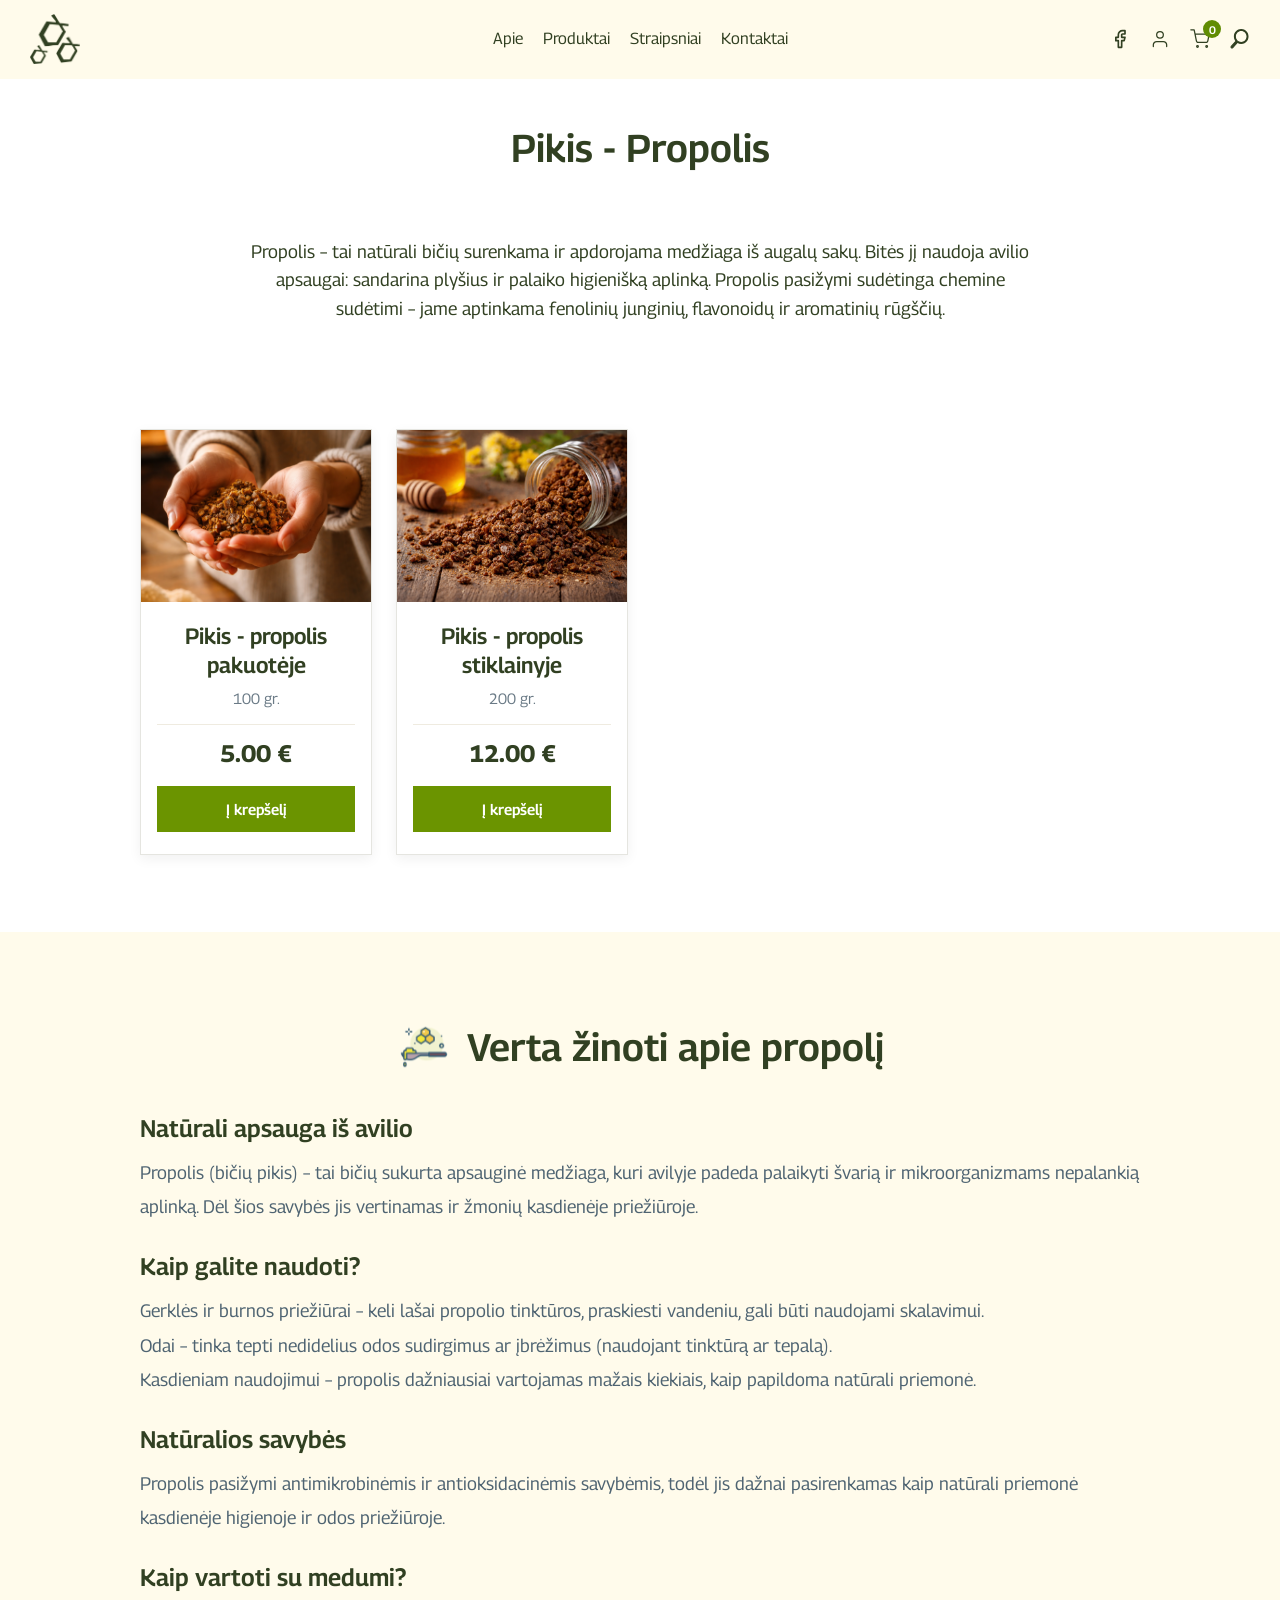
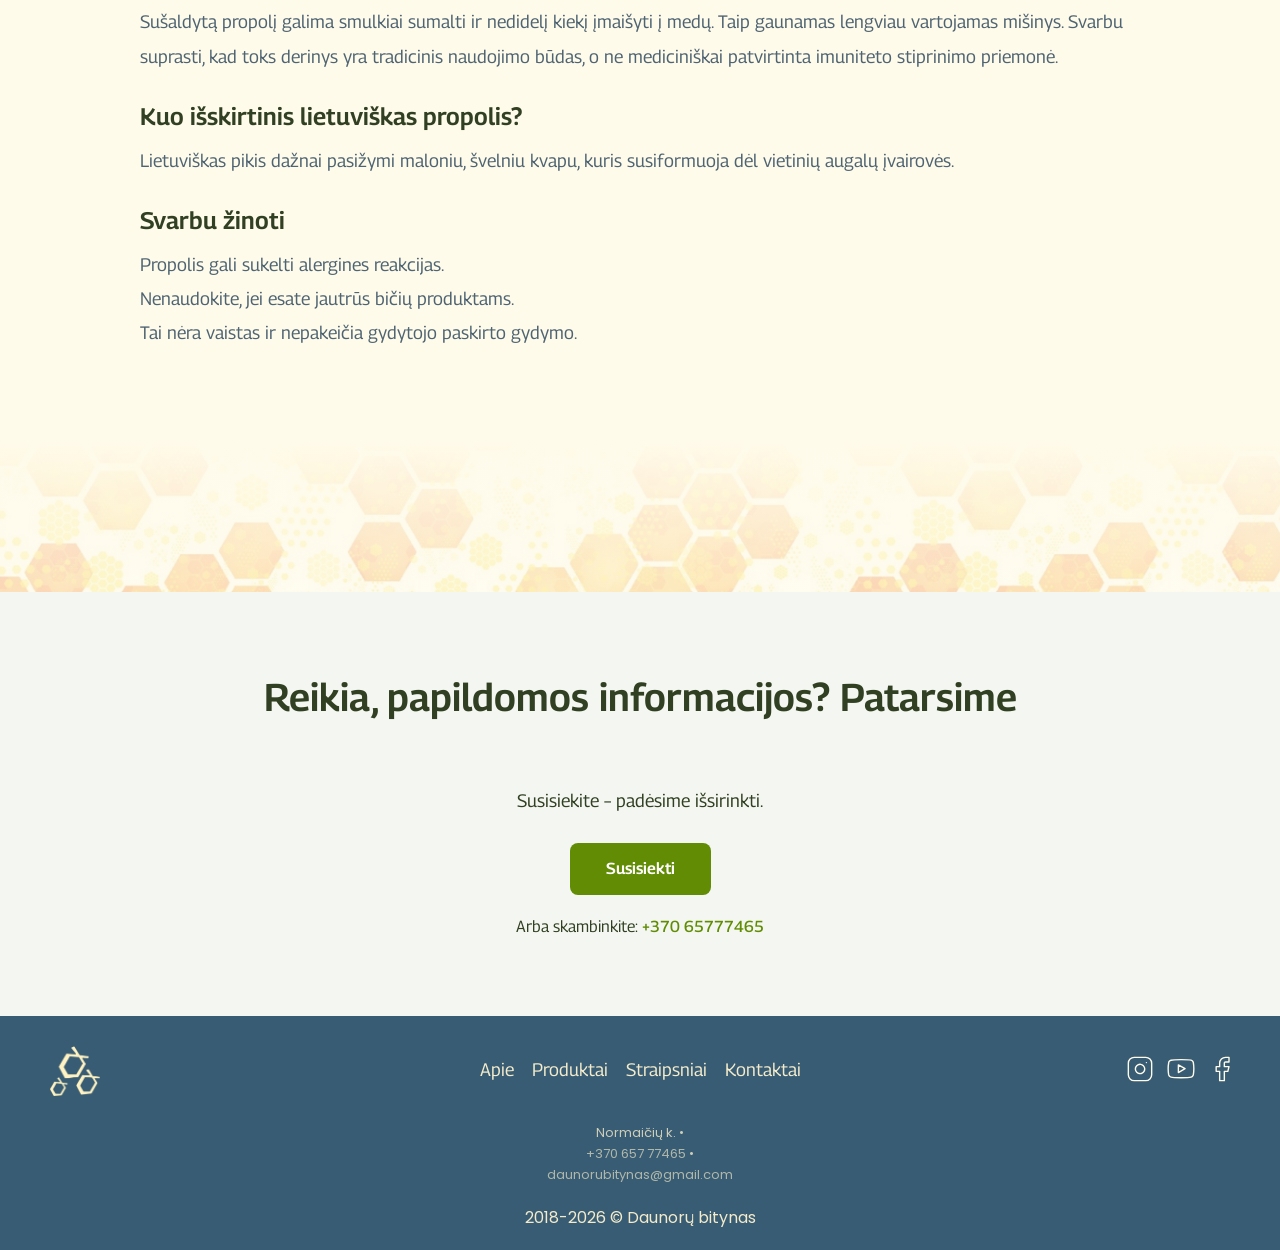
<file: produktai/pikis.html>
<!DOCTYPE html>
<html lang="lt">
    <head>
        <meta charset="UTF-8" />
        <meta name="viewport" content="width=device-width, initial-scale=1">
        <title>Pikis</title>
        <link href="../style.css" type="text/css" rel="stylesheet">
    </head>
    <body class="page_product">
        <header>
        <nav class="main_nav desktop_nav">
            <a href="../index.html" class="logo_link">
                <img src="../logo/Logo_green.png" class="logo" alt="Daunorų bitynas logotipas" />
            </a>
            <ul>
                <li><a href="../index.html#about">Apie</a></li>
                <li><a href="../index.html#products">Produktai</a></li>
                <li><a href="../straipsniai.html">Straipsniai</a></li>
                <li><a href="../kontaktai.html">Kontaktai</a></li>
            </ul>
            <div class="social">
                <a href="https://www.facebook.com/profile.php?id=61579587818875"
                    ><img src="../icon/facebook.svg" alt="Facebook"
                /></a>
                <a href="../paskyra.html"><img src="../icon/user.svg" alt="Paskyra" /></a>
                 <a href="../krepselis.html" class="cart_link" aria-label="Krepšelis">
                      <span class="cart_icon_wrap">
                          <img src="../icon/shopping%20cart.svg" alt="" class="cart_icon" />
                          <span class="cart_count" aria-hidden="true">0</span>
                      </span>
                  </a>
                
                <div class="search_box">
                    <button type="button" class="search_toggle" aria-label="Atidaryti paiešką">
                        <img src="../icon/search.svg" alt="" />
                    </button>

                    <form class="search_form" action="#" method="get" role="search">
                        <label class="visually_hidden" for="desktop-search">Paieška</label>
                        <input type="search" id="desktop-search" name="s" placeholder="Ieškoti..." />
                        <button type="submit" class="search_submit">Ieškoti</button>
                    </form>
                </div>
            </div>
        </nav>
        
        <nav class="mobile_nav">
            <div class="mobile_nav_top">
                <a href="../index.html" class="mobile_logo_link">
                    <img src="../logo/Logo_green.png" class="mobile_logo" alt="Daunorų bitynas logotipas" />
                </a>

                <div class="mobile_nav_icons">
                    <button type="button" class="mobile_search_toggle" aria-label="Atidaryti paiešką">
                        <img src="../icon/search.svg" alt="" />
                    </button>

                    <button
                        class="mobile_menu_btn"
                        aria-label="Atidaryti meniu"
                        aria-expanded="false"
                        aria-controls="mobileMenuPanel">
                        <span></span>
                        <span></span>
                        <span></span>
                    </button>
                </div>
            </div>
       

    <form class="mobile_search_form" action="#" method="get" role="search">
        <label class="visually_hidden" for="mobile-search">Paieška</label>
        <input type="search" id="mobile-search" name="s" placeholder="Ieškoti..." />
        <button type="submit" class="search_submit">Ieškoti</button>
    </form>

            <div class="mobile_menu_panel" id="mobileMenuPanel">
                <ul class="mobile_menu_list">
                    <li>
                        <a href="../index.html#home">
                            <span class="mobile_item">
                                <img src="../icon/menu/home.svg" alt="" />
                                Pradžia
                            </span>
                        </a>
                    </li>
                    <li>
                        <a href="../index.html#about">
                            <span class="mobile_item">
                                <img src="../icon/menu/about.svg" alt="" />
                                Apie
                            </span>
                        </a>
                    </li>

                    <li class="mobile_has_submenu">
                        <button type="button" class="mobile_submenu_toggle" aria-expanded="false">
                            <span class="mobile_item">
                                <img src="../icon/menu/products.svg" alt="" />
                                Produktai
                            </span>
                            <span class="mobile_submenu_arrow"></span>
                        </button>

                        <ul class="mobile_submenu">
                            <li><a href="medus.html">Medus</a></li>
                            <li><a href="duonele.html">Bičių duonelė</a></li>
                             <li><a href="ziedadulkes.html">Žiedadulkės</a></li>
                            <li><a href="pikis.html">Pikis</a></li>
                            <li><a href="vaskas.html">Vaškas</a></li>
                            <li><a href="pienelis.html">Bičių pienelis</a></li>
                        </ul>
                    </li>

                    <li>
                        <a href="../straipsniai.html">
                            <span class="mobile_item">
                                <img src="../icon/menu/blog.svg" alt="" />
                                Straipsniai
                            </span>
                        </a>
                    </li>
                    <li>
                        <a href="../kontaktai.html">
                            <span class="mobile_item">
                                <img src="../icon/menu/contact.svg" alt="" />
                                Kontaktai
                            </span>
                        </a>
                    </li>
                </ul>

                <div class="mobile_menu_social">
                    <a href="https://www.facebook.com/profile.php?id=61579587818875" aria-label="Facebook">
                        <img src="../icon/facebook.svg" alt="" />
                    </a>
                    <a href="../paskyra.html" aria-label="Paskyra">
                        <img src="../icon/user.svg" alt="" />
                    </a>
                     <a href="../krepselis.html" class="cart_link" aria-label="Krepšelis">
                      <span class="cart_icon_wrap">
                          <img src="../icon/shopping%20cart.svg" alt="" class="cart_icon" />
                          <span class="cart_count" aria-hidden="true">0</span>
                      </span>
                  </a>
                </div>
            </div>
        </nav>
            
        <div class="page_header_intro">
            <h2 class="section_title">Pikis - Propolis</h2>
            <p class="page_subtitle">Propolis – tai natūrali bičių surenkama ir apdorojama medžiaga iš augalų sakų. Bitės jį naudoja avilio apsaugai: sandarina plyšius ir palaiko higienišką aplinką. Propolis pasižymi sudėtinga chemine sudėtimi – jame aptinkama fenolinių junginių, flavonoidų ir aromatinių rūgščių.</p>
        </div>

        </header>
        <main>
           <section class="honey_info">
    <div class="product_grid">
        <article class="product_card">
            <a href="medus_pavasarinis.html" class="product_card_link">
                <img src="../img/propolis/propolis_rankos.png" alt="Propolis" class="product_image" />
            </a>

            <div class="product_card_body">
                <div class="product_info">
                    <h3 class="product_name">
                        <a href="pikis_100gr.html">Pikis - propolis pakuotėje</a>
                    </h3>
                    <p class="product_meta">100 gr.</p>
                    <p class="product_price">5.00 €</p>
                </div>

                <a href="../krepselis.html" class="product_btn">Į krepšelį</a>
            </div>
        </article>

        <article class="product_card">
            <a href="pikis_stiklainyje.html" class="product_card_link">
                <img src="../img/propolis/propolis_stiklainis.png" alt="Propolis stiklainyje" class="product_image" />
            </a>

           
            <div class="product_card_body">
                <div class="product_info">
                    <h3 class="product_name">
                        <a href="medus_vasarinis.html">Pikis - propolis stiklainyje</a>
                    </h3>
                    <p class="product_meta">200 gr.</p>
                    <p class="product_price">12.00 €</p>
                </div>

                <a href="../krepselis.html" class="product_btn">Į krepšelį</a>
            </div>
        </article>

      
        <!--
        <article class="product_card">
            <a href="medus_misko.html" class="product_card_link">
                <img src="../img/medus/misko.jpg" alt="Miško medus" class="product_image" />
            </a>

            <div class="product_card_body">
                <div class="product_info">
                    <h3 class="product_name">
                        <a href="medus_misko.html">Miško medus</a>
                    </h3>
                    <p class="product_meta">1 kg</p>
                    <p class="product_price">8.00 €</p>
                </div>

                <a href="../krepselis.html" class="product_btn">Į krepšelį</a>
            </div>
        </article>

        <article class="product_card">
            <a href="medus_korys.html" class="product_card_link">
                <img src="../img/medus/korys.png" alt="Medus su koriu" class="product_image" />
            </a>

            <div class="product_card_body">
                <div class="product_info">
                    <h3 class="product_name">
                        <a href="medus_korys.html">Medus su koriu</a>
                    </h3>
                    <p class="product_meta">2 kg</p>
                    <p class="product_price">15.00 €</p>
                </div>

                <a href="../krepselis.html" class="product_btn">Į krepšelį</a>
            </div>
        </article>

        <article class="product_card">
            <a href="medus_rinkinys.html" class="product_card_link">
                <img src="../img/medus/rinkinis.jpg" alt="Medaus rinkinys" class="product_image" />
            </a>

            <div class="product_card_body">
                <div class="product_info">
                    <h3 class="product_name">
                        <a href="medus_rinkinys.html">Medaus rinkinys</a>
                    </h3>
                    <p class="product_meta">Dovana</p>
                    <p class="product_price">9.00 €</p>
                </div>

                <a href="../krepselis.html" class="product_btn">Į krepšelį</a>
            </div>
           
           
        </article>
        -->
    </div>
</section>
            
            <section class="worth_knowing">
                <div class="worth_knowing_inner">
                    <div class="worth_knowing_heading">
                        <img src="../icon/product_icon/spoon.svg" alt="" class="worth_knowing_icon" />
                        <h2 class="section_title">Verta žinoti apie propolį</h2>
                    </div>

                    <div class="worth_knowing_content">
                        <div class="worth_knowing_item">
                            <h3>Natūrali apsauga iš avilio</h3>
                            <p>
                                Propolis (bičių pikis) – tai bičių sukurta apsauginė medžiaga, kuri avilyje padeda palaikyti švarią ir mikroorganizmams nepalankią aplinką. Dėl šios savybės jis vertinamas ir žmonių kasdienėje priežiūroje.
                            </p>
                        </div>

                        <div class="worth_knowing_item">
                            <h3>Kaip galite naudoti?</h3>
                            <p>
                                Gerklės ir burnos priežiūrai – keli lašai propolio tinktūros, praskiesti vandeniu, gali būti naudojami skalavimui.
                                <br>Odai – tinka tepti nedidelius odos sudirgimus ar įbrėžimus (naudojant tinktūrą ar tepalą).
                                <br>Kasdieniam naudojimui – propolis dažniausiai vartojamas mažais kiekiais, kaip papildoma natūrali priemonė.
                            </p>
                        </div>

                        <div class="worth_knowing_item">
                            <h3>Natūralios savybės</h3>
                            <p>
                                Propolis pasižymi antimikrobinėmis ir antioksidacinėmis savybėmis, todėl jis dažnai pasirenkamas kaip natūrali priemonė kasdienėje higienoje ir odos priežiūroje.
                            </p>
                        </div>

                        <div class="worth_knowing_item">
                            <h3>Kaip vartoti su medumi?</h3>
                            <p>
                               Sušaldytą propolį galima smulkiai sumalti ir nedidelį kiekį įmaišyti į medų. Taip gaunamas lengviau vartojamas mišinys.
Svarbu suprasti, kad toks derinys yra tradicinis naudojimo būdas, o ne mediciniškai patvirtinta imuniteto stiprinimo priemonė.
                            </p>
                        </div>
                        
                         <div class="worth_knowing_item">
                            <h3>Kuo išskirtinis lietuviškas propolis?</h3>
                            <p>
                              Lietuviškas pikis dažnai pasižymi maloniu, švelniu kvapu, kuris susiformuoja dėl vietinių augalų įvairovės.
                            </p>
                        </div>
                        
                        
                        <div class="worth_knowing_item">
                            <h3>Svarbu žinoti</h3>
                            <p>
                                Propolis gali sukelti alergines reakcijas.
                                <br>Nenaudokite, jei esate jautrūs bičių produktams.
                                <br>Tai nėra vaistas ir nepakeičia gydytojo paskirto gydymo.
                            </p>
                        </div>
                    </div>
                </div>
            </section>
             <section class="honey_band" aria-hidden="true"></section>
            
            <section class="contact_cta">
                <div class="contact_cta_inner">
                    <h2 class="section_title">Reikia, papildomos informacijos? Patarsime</h2>
                    <p>Susisiekite – padėsime išsirinkti.</p>

                    <a href="../kontaktai.html" class="cta_btn">Susisiekti</a>

                    <div class="contact_short">
                        <span>Arba skambinkite:</span>
                        <a href="tel:+37065777465">+370 65777465</a>
                    </div>
                </div>
            </section>
            
        </main>
             
        
        
  <footer>
      <a href="../index.html" class="ft_logo_link">
          <img src="../logo/Logo_light.png" class="ft_logo" alt="Daunorų bitynas logotipas" />
      </a>

      <div class="footer_center">
          <nav class="footer_nav">
              <ul>
                  <li><a href="../index.html#about">Apie</a></li>
                  <li><a href="../index.html#products">Produktai</a></li>
                  <li><a href="../straipsniai.html">Straipsniai</a></li>
                  <li><a href="../kontaktai.html">Kontaktai</a></li>
              </ul>
          </nav>

          <div class="footer_contact">
              <p>Normaičių k. •</p>
              <p><a href="tel:+37065777465">+370 657 77465</a> •</p>
              <p><a href="mailto:daunorubitynas@gmail.com">daunorubitynas@gmail.com</a></p>
          </div>
          <p class="copyright">2018-<span id="year"></span> &copy; Daunorų bitynas</p>
      </div>

      <div class="footer_social">
          <a href="#"><img src="../icon/piktogramos/instagram.svg" alt="Instagram" /></a>
          <a href="#"><img src="../icon/piktogramos/youtube.svg" alt="YouTube" /></a>
          <a href="https://www.facebook.com/profile.php?id=61579587818875" class="facebook"
              ><img src="../icon/piktogramos/facebook.svg" alt="Facebook"
          /></a>
      </div>
  </footer>
   
<script src="../js/main.js"></script>
   
    
    
    </body>
</html>
</file>
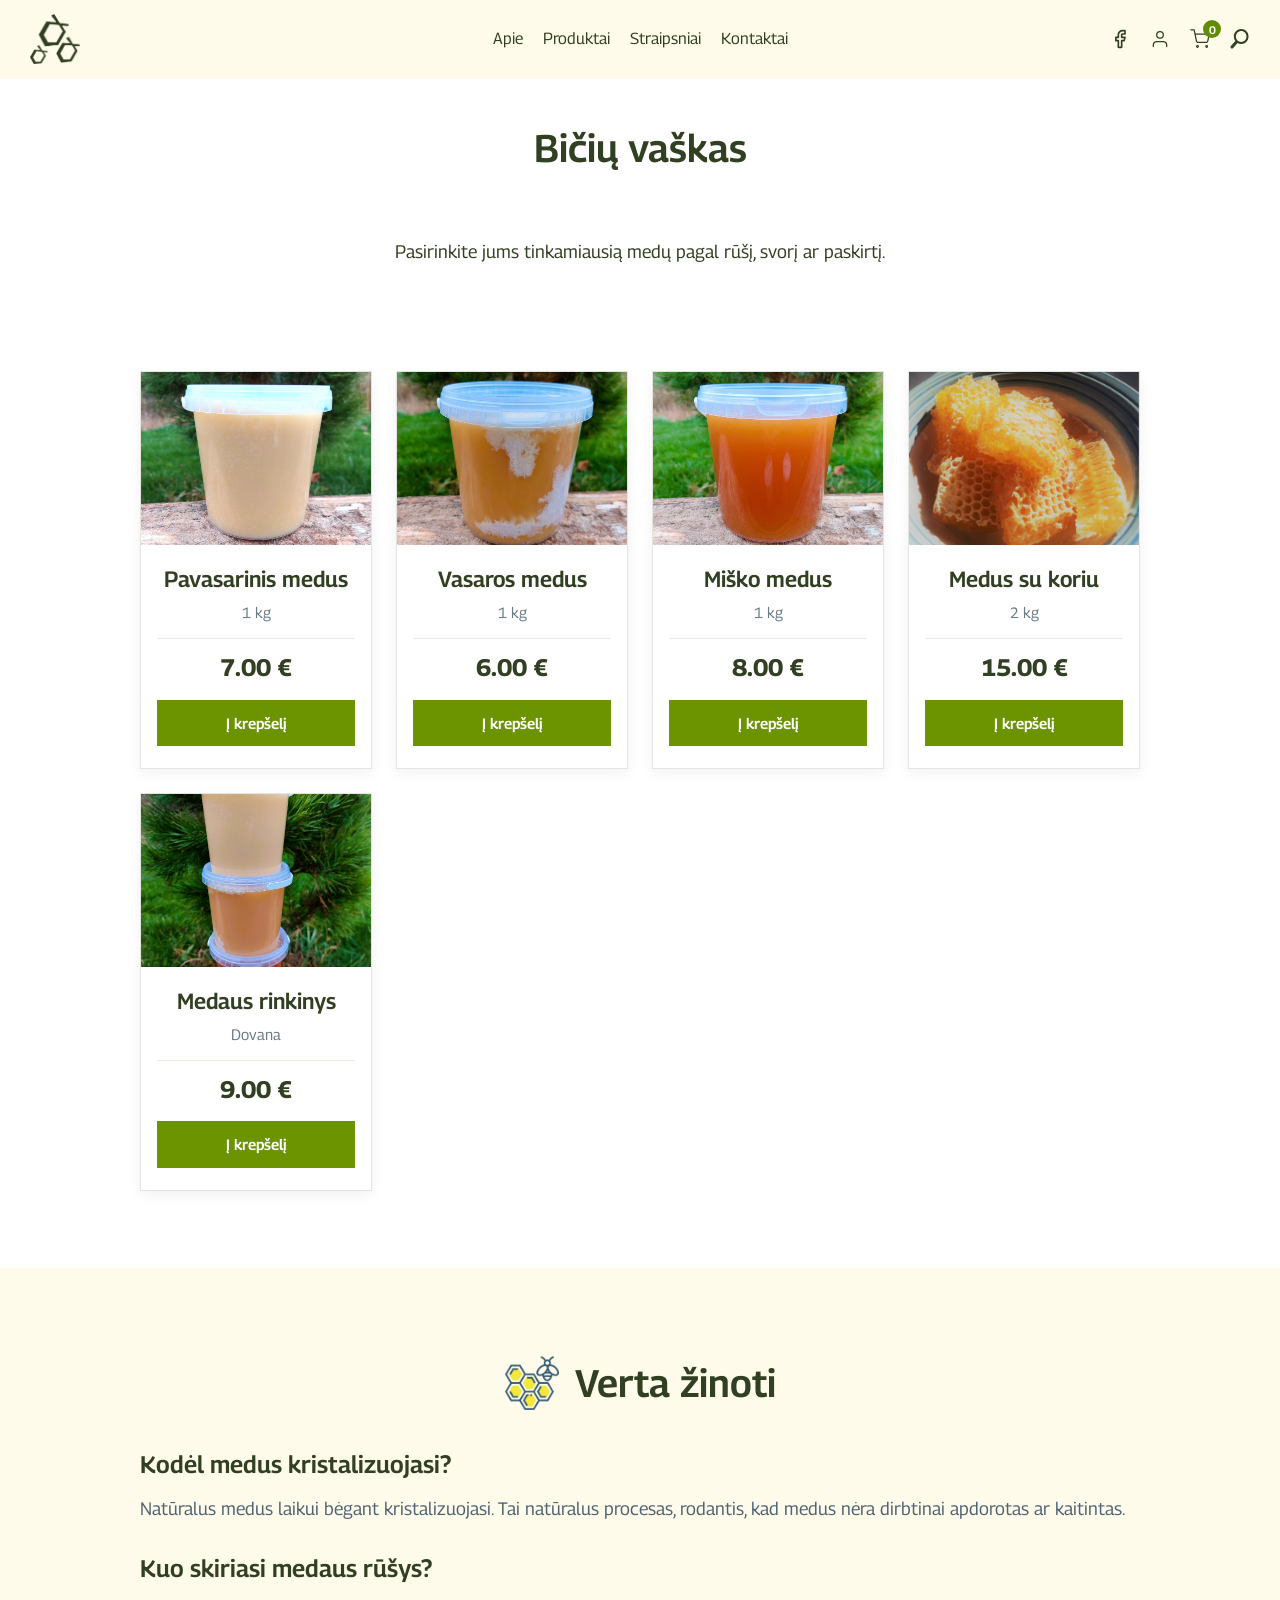
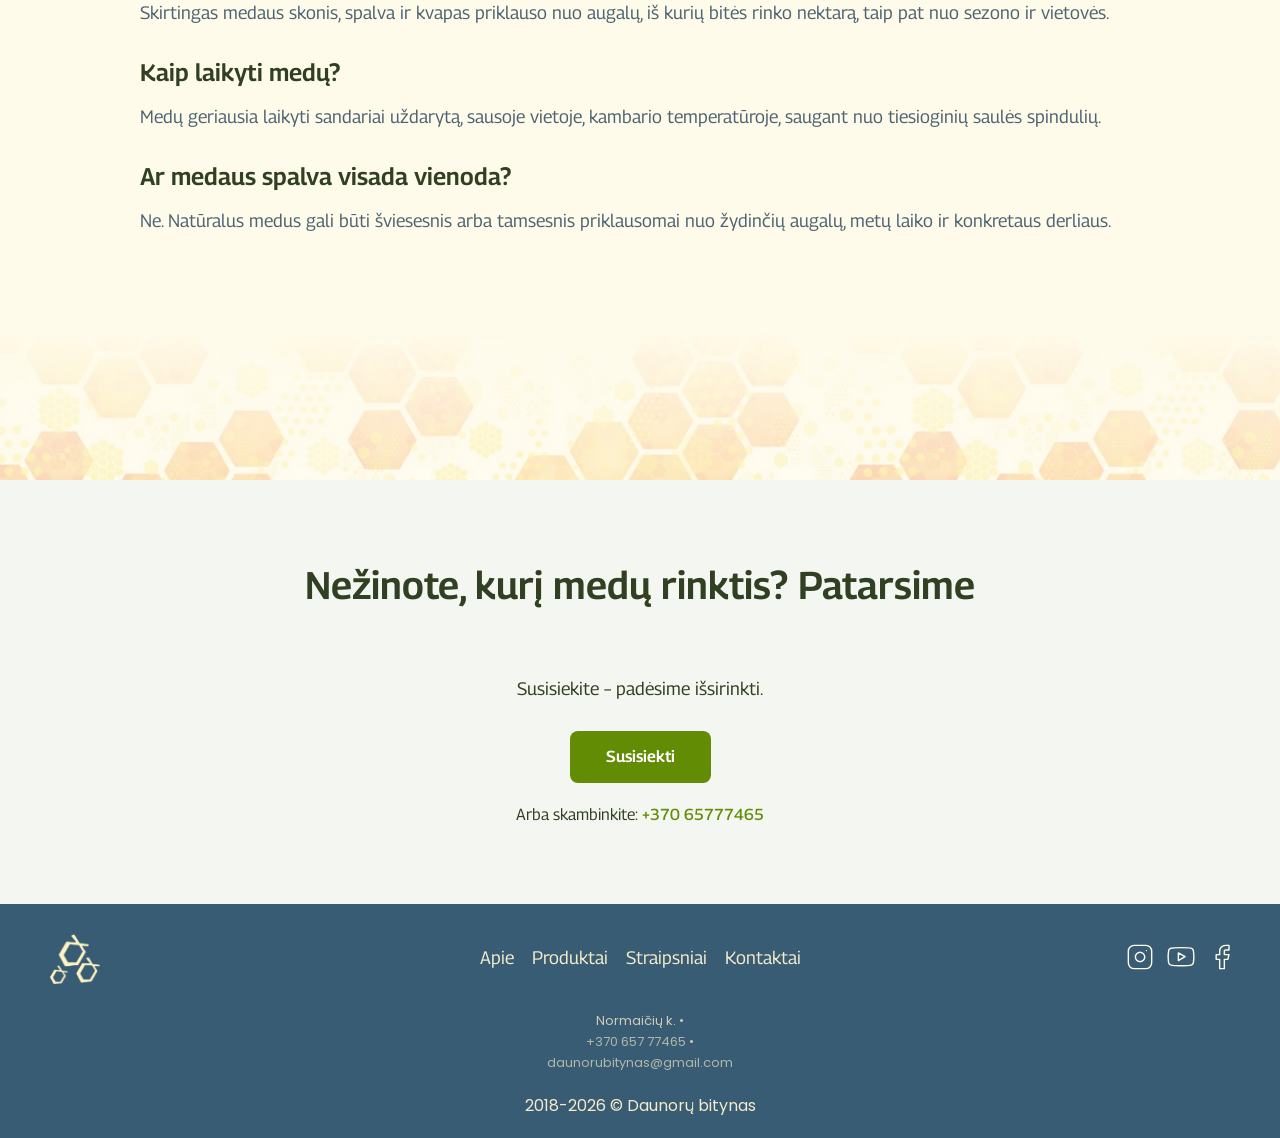
<file: produktai/vaskas.html>
<!DOCTYPE html>
<html lang="lt">
    <head>
        <meta charset="UTF-8" />
        <meta name="viewport" content="width=device-width, initial-scale=1">
        <title>Vaškas</title>
        <link href="../style.css" type="text/css" rel="stylesheet">
    </head>
    <body class="page_product">
        <header>
        <nav class="main_nav desktop_nav">
            <a href="../index.html" class="logo_link">
                <img src="../logo/Logo_green.png" class="logo" alt="Daunorų bitynas logotipas" />
            </a>
            <ul>
                <li><a href="../index.html#about">Apie</a></li>
                <li><a href="../index.html#products">Produktai</a></li>
                <li><a href="../straipsniai.html">Straipsniai</a></li>
                <li><a href="../kontaktai.html">Kontaktai</a></li>
            </ul>
            <div class="social">
                <a href="https://www.facebook.com/profile.php?id=61579587818875"
                    ><img src="../icon/facebook.svg" alt="Facebook"
                /></a>
                <a href="../paskyra.html"><img src="../icon/user.svg" alt="Paskyra" /></a>
                 <a href="../krepselis.html" class="cart_link" aria-label="Krepšelis">
                      <span class="cart_icon_wrap">
                          <img src="../icon/shopping%20cart.svg" alt="" class="cart_icon" />
                          <span class="cart_count" aria-hidden="true">0</span>
                      </span>
                  </a>
                
                <div class="search_box">
                    <button type="button" class="search_toggle" aria-label="Atidaryti paiešką">
                        <img src="../icon/search.svg" alt="" />
                    </button>

                    <form class="search_form" action="#" method="get" role="search">
                        <label class="visually_hidden" for="desktop-search">Paieška</label>
                        <input type="search" id="desktop-search" name="s" placeholder="Ieškoti..." />
                        <button type="submit" class="search_submit">Ieškoti</button>
                    </form>
                </div>
            </div>
        </nav>
        
        <nav class="mobile_nav">
            <div class="mobile_nav_top">
                <a href="../index.html" class="mobile_logo_link">
                    <img src="../logo/Logo_green.png" class="mobile_logo" alt="Daunorų bitynas logotipas" />
                </a>

                <div class="mobile_nav_icons">
                    <button type="button" class="mobile_search_toggle" aria-label="Atidaryti paiešką">
                        <img src="../icon/search.svg" alt="" />
                    </button>

                    <button
                        class="mobile_menu_btn"
                        aria-label="Atidaryti meniu"
                        aria-expanded="false"
                        aria-controls="mobileMenuPanel">
                        <span></span>
                        <span></span>
                        <span></span>
                    </button>
                </div>
            </div>
       

    <form class="mobile_search_form" action="#" method="get" role="search">
        <label class="visually_hidden" for="mobile-search">Paieška</label>
        <input type="search" id="mobile-search" name="s" placeholder="Ieškoti..." />
        <button type="submit" class="search_submit">Ieškoti</button>
    </form>

            <div class="mobile_menu_panel" id="mobileMenuPanel">
                <ul class="mobile_menu_list">
                    <li>
                        <a href="../index.html#home">
                            <span class="mobile_item">
                                <img src="../icon/menu/home.svg" alt="" />
                                Pradžia
                            </span>
                        </a>
                    </li>
                    <li>
                        <a href="../index.html#about">
                            <span class="mobile_item">
                                <img src="../icon/menu/about.svg" alt="" />
                                Apie
                            </span>
                        </a>
                    </li>

                    <li class="mobile_has_submenu">
                        <button type="button" class="mobile_submenu_toggle" aria-expanded="false">
                            <span class="mobile_item">
                                <img src="../icon/menu/products.svg" alt="" />
                                Produktai
                            </span>
                            <span class="mobile_submenu_arrow"></span>
                        </button>

                        <ul class="mobile_submenu">
                            <li><a href="medus.html">Medus</a></li>
                            <li><a href="duonele.html">Bičių duonelė</a></li>
                             <li><a href="ziedadulkes.html">Žiedadulkės</a></li>
                            <li><a href="propolis.html">Pikis</a></li>
                            <li><a href="vaskas.html">Vaškas</a></li>
                            <li><a href="pienelis.html">Bičių pienelis</a></li>
                        </ul>
                    </li>

                    <li>
                        <a href="../straipsniai.html">
                            <span class="mobile_item">
                                <img src="../icon/menu/blog.svg" alt="" />
                                Straipsniai
                            </span>
                        </a>
                    </li>
                    <li>
                        <a href="../kontaktai.html">
                            <span class="mobile_item">
                                <img src="../icon/menu/contact.svg" alt="" />
                                Kontaktai
                            </span>
                        </a>
                    </li>
                </ul>

                <div class="mobile_menu_social">
                    <a href="https://www.facebook.com/profile.php?id=61579587818875" aria-label="Facebook">
                        <img src="../icon/facebook.svg" alt="" />
                    </a>
                    <a href="../paskyra.html" aria-label="Paskyra">
                        <img src="../icon/user.svg" alt="" />
                    </a>
                     <a href="../krepselis.html" class="cart_link" aria-label="Krepšelis">
                      <span class="cart_icon_wrap">
                          <img src="../icon/shopping%20cart.svg" alt="" class="cart_icon" />
                          <span class="cart_count" aria-hidden="true">0</span>
                      </span>
                  </a>
                </div>
            </div>
        </nav>
            
        <div class="page_header_intro">
            <h2 class="section_title">Bičių vaškas</h2>
            <p class="page_subtitle">Pasirinkite jums tinkamiausią medų pagal rūšį, svorį ar paskirtį.</p>
        </div>

        </header>
        <main>
           <section class="honey_info">
    <div class="product_grid">
        <article class="product_card">
            <a href="medus_pavasarinis.html" class="product_card_link">
                <img src="../img/medus/pavasarinis.jpg" alt="Pavasarinis medus" class="product_image" />
            </a>

            <div class="product_card_body">
                <div class="product_info">
                    <h3 class="product_name">
                        <a href="medus_pavasarinis.html">Pavasarinis medus</a>
                    </h3>
                    <p class="product_meta">1 kg</p>
                    <p class="product_price">7.00 €</p>
                </div>

                <a href="../krepselis.html" class="product_btn">Į krepšelį</a>
            </div>
        </article>

        <article class="product_card">
            <a href="medus_vasarinis.html" class="product_card_link">
                <img src="../img/medus/vasarinis.jpg" alt="Vasaros medus" class="product_image" />
            </a>

            <div class="product_card_body">
                <div class="product_info">
                    <h3 class="product_name">
                        <a href="medus_vasarinis.html">Vasaros medus</a>
                    </h3>
                    <p class="product_meta">1 kg</p>
                    <p class="product_price">6.00 €</p>
                </div>

                <a href="../krepselis.html" class="product_btn">Į krepšelį</a>
            </div>
        </article>

        <article class="product_card">
            <a href="medus_misko.html" class="product_card_link">
                <img src="../img/medus/misko.jpg" alt="Miško medus" class="product_image" />
            </a>

            <div class="product_card_body">
                <div class="product_info">
                    <h3 class="product_name">
                        <a href="medus_misko.html">Miško medus</a>
                    </h3>
                    <p class="product_meta">1 kg</p>
                    <p class="product_price">8.00 €</p>
                </div>

                <a href="../krepselis.html" class="product_btn">Į krepšelį</a>
            </div>
        </article>

        <article class="product_card">
            <a href="medus_korys.html" class="product_card_link">
                <img src="../img/medus/korys.png" alt="Medus su koriu" class="product_image" />
            </a>

            <div class="product_card_body">
                <div class="product_info">
                    <h3 class="product_name">
                        <a href="medus_korys.html">Medus su koriu</a>
                    </h3>
                    <p class="product_meta">2 kg</p>
                    <p class="product_price">15.00 €</p>
                </div>

                <a href="../krepselis.html" class="product_btn">Į krepšelį</a>
            </div>
        </article>

        <article class="product_card">
            <a href="medus_rinkinys.html" class="product_card_link">
                <img src="../img/medus/rinkinis.jpg" alt="Medaus rinkinys" class="product_image" />
            </a>

            <div class="product_card_body">
                <div class="product_info">
                    <h3 class="product_name">
                        <a href="medus_rinkinys.html">Medaus rinkinys</a>
                    </h3>
                    <p class="product_meta">Dovana</p>
                    <p class="product_price">9.00 €</p>
                </div>

                <a href="../krepselis.html" class="product_btn">Į krepšelį</a>
            </div>
        </article>
    </div>
</section>
            
            <section class="worth_knowing">
                <div class="worth_knowing_inner">
                    <div class="worth_knowing_heading">
                        <img src="../icon/product_icon/honeycomb.svg" alt="" class="worth_knowing_icon" />
                        <h2 class="section_title">Verta žinoti</h2>
                    </div>

                    <div class="worth_knowing_content">
                        <div class="worth_knowing_item">
                            <h3>Kodėl medus kristalizuojasi?</h3>
                            <p>
                                Natūralus medus laikui bėgant kristalizuojasi. Tai natūralus procesas, rodantis, kad
                                medus nėra dirbtinai apdorotas ar kaitintas.
                            </p>
                        </div>

                        <div class="worth_knowing_item">
                            <h3>Kuo skiriasi medaus rūšys?</h3>
                            <p>
                                Skirtingas medaus skonis, spalva ir kvapas priklauso nuo augalų, iš kurių bitės rinko
                                nektarą, taip pat nuo sezono ir vietovės.
                            </p>
                        </div>

                        <div class="worth_knowing_item">
                            <h3>Kaip laikyti medų?</h3>
                            <p>
                                Medų geriausia laikyti sandariai uždarytą, sausoje vietoje, kambario temperatūroje,
                                saugant nuo tiesioginių saulės spindulių.
                            </p>
                        </div>

                        <div class="worth_knowing_item">
                            <h3>Ar medaus spalva visada vienoda?</h3>
                            <p>
                                Ne. Natūralus medus gali būti šviesesnis arba tamsesnis priklausomai nuo žydinčių
                                augalų, metų laiko ir konkretaus derliaus.
                            </p>
                        </div>
                    </div>
                </div>
            </section>
             <section class="honey_band" aria-hidden="true"></section>
            
            <section class="contact_cta">
                <div class="contact_cta_inner">
                    <h2 class="section_title">Nežinote, kurį medų rinktis? Patarsime</h2>
                    <p>Susisiekite – padėsime išsirinkti.</p>

                    <a href="../kontaktai.html" class="cta_btn">Susisiekti</a>

                    <div class="contact_short">
                        <span>Arba skambinkite:</span>
                        <a href="tel:+37065777465">+370 65777465</a>
                    </div>
                </div>
            </section>
            
        </main>
             
        
        
  <footer>
      <a href="../index.html" class="ft_logo_link">
          <img src="../logo/Logo_light.png" class="ft_logo" alt="Daunorų bitynas logotipas" />
      </a>

      <div class="footer_center">
          <nav class="footer_nav">
              <ul>
                  <li><a href="../index.html#about">Apie</a></li>
                  <li><a href="../index.html#products">Produktai</a></li>
                  <li><a href="../straipsniai.html">Straipsniai</a></li>
                  <li><a href="../kontaktai.html">Kontaktai</a></li>
              </ul>
          </nav>

          <div class="footer_contact">
              <p>Normaičių k. •</p>
              <p><a href="tel:+37065777465">+370 657 77465</a> •</p>
              <p><a href="mailto:daunorubitynas@gmail.com">daunorubitynas@gmail.com</a></p>
          </div>
          <p class="copyright">2018-<span id="year"></span> &copy; Daunorų bitynas</p>
      </div>

      <div class="footer_social">
          <a href="#"><img src="../icon/piktogramos/instagram.svg" alt="Instagram" /></a>
          <a href="#"><img src="../icon/piktogramos/youtube.svg" alt="YouTube" /></a>
          <a href="https://www.facebook.com/profile.php?id=61579587818875" class="facebook"
              ><img src="../icon/piktogramos/facebook.svg" alt="Facebook"
          /></a>
      </div>
  </footer>
   
<script src="../js/main.js"></script>
   
    
    
    </body>
</html>
</file>
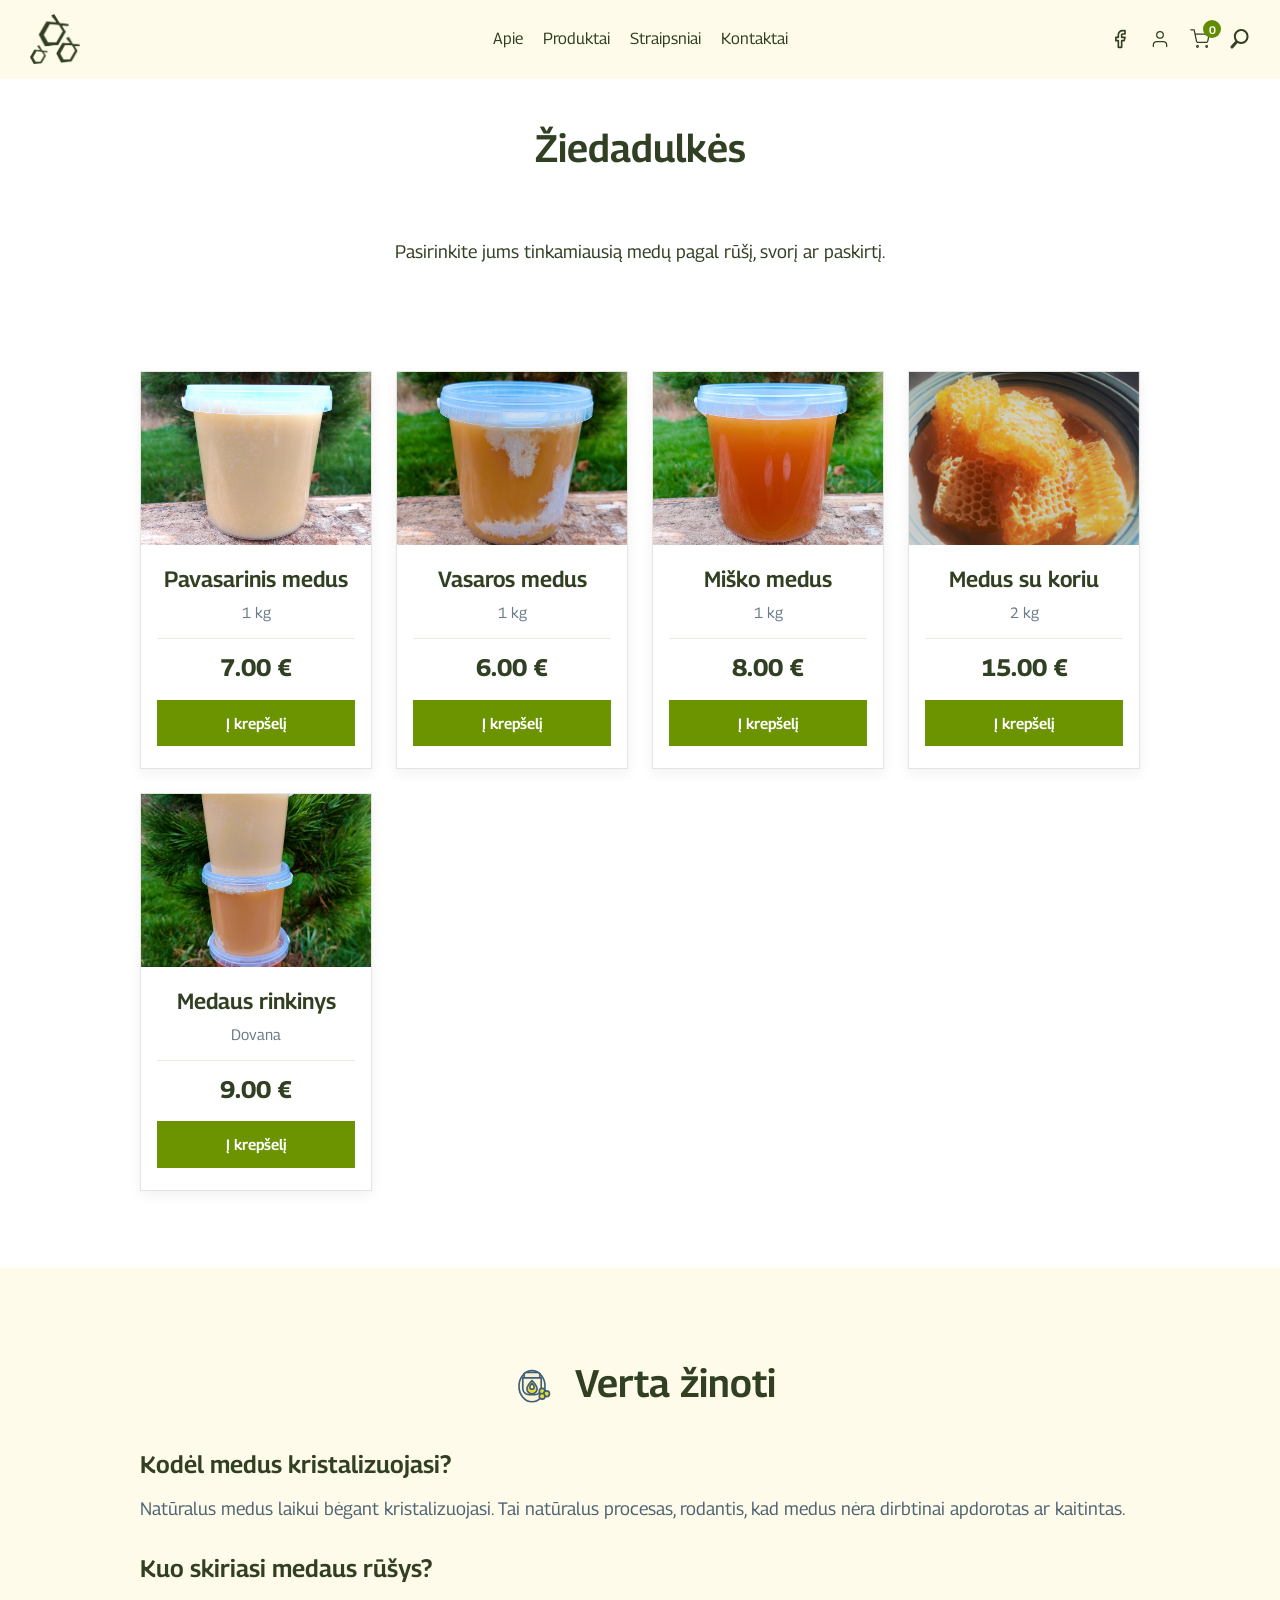
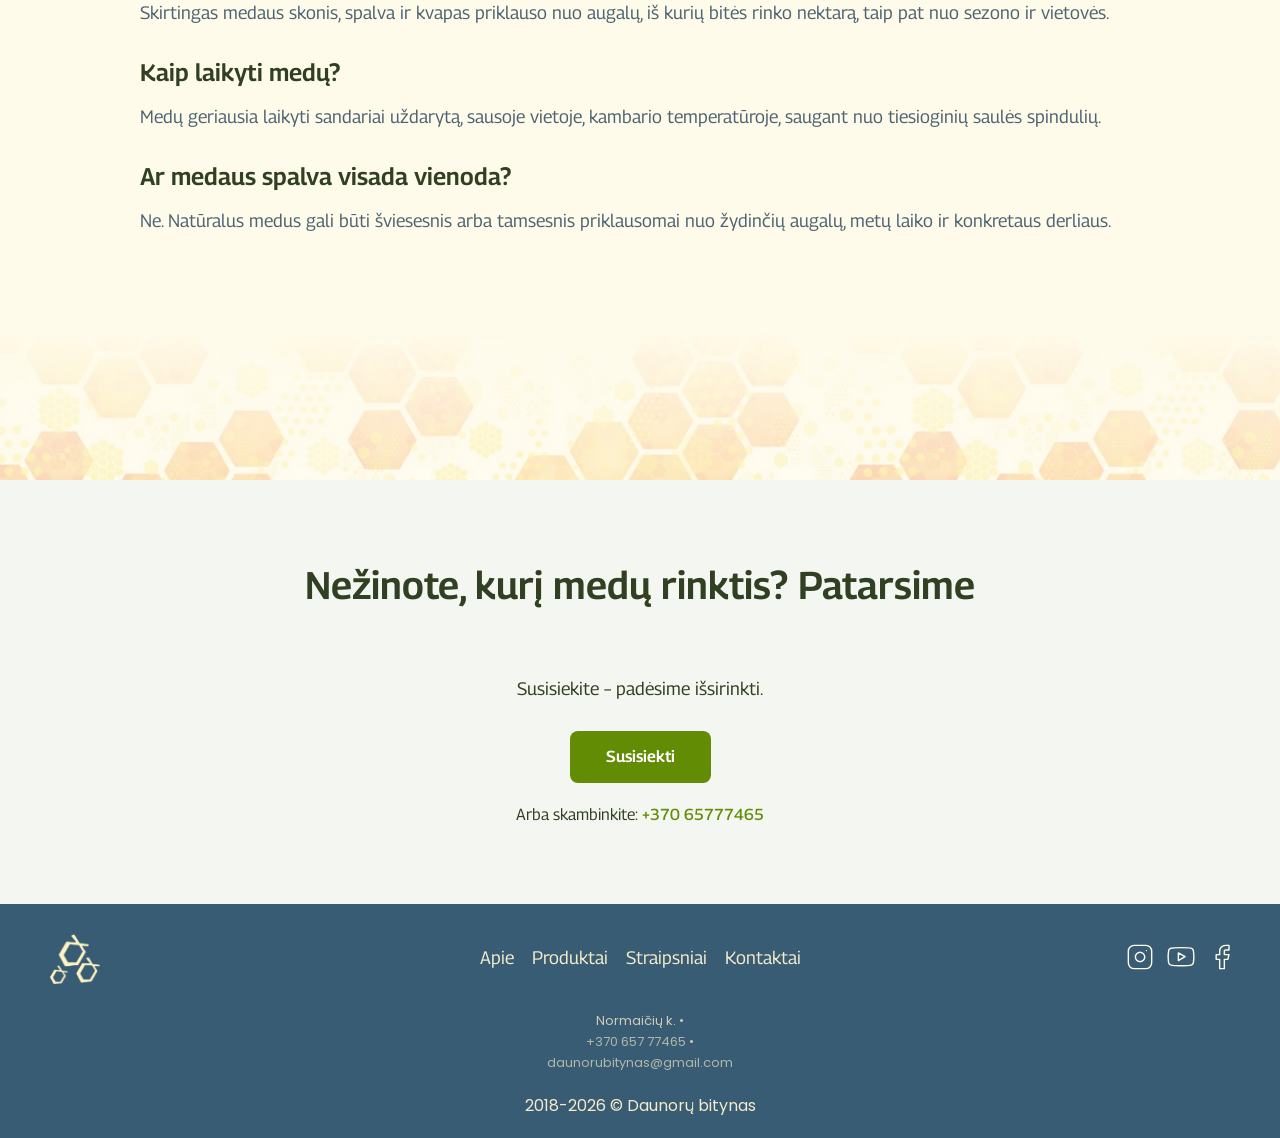
<file: produktai/ziedadulkes.html>
<!DOCTYPE html>
<html lang="lt">
    <head>
        <meta charset="UTF-8" />
        <meta name="viewport" content="width=device-width, initial-scale=1">
        <title>Žiedadulkės</title>
        <link href="../style.css" type="text/css" rel="stylesheet">
    </head>
    <body class="page_product">
        <header>
        <nav class="main_nav desktop_nav">
            <a href="../index.html" class="logo_link">
                <img src="../logo/Logo_green.png" class="logo" alt="Daunorų bitynas logotipas" />
            </a>
            <ul>
                <li><a href="../index.html#about">Apie</a></li>
                <li><a href="../index.html#products">Produktai</a></li>
                <li><a href="../straipsniai.html">Straipsniai</a></li>
                <li><a href="../kontaktai.html">Kontaktai</a></li>
            </ul>
            <div class="social">
                <a href="https://www.facebook.com/profile.php?id=61579587818875"
                    ><img src="../icon/facebook.svg" alt="Facebook"
                /></a>
                <a href="../paskyra.html"><img src="../icon/user.svg" alt="Paskyra" /></a>
                 <a href="../krepselis.html" class="cart_link" aria-label="Krepšelis">
                      <span class="cart_icon_wrap">
                          <img src="../icon/shopping%20cart.svg" alt="" class="cart_icon" />
                          <span class="cart_count" aria-hidden="true">0</span>
                      </span>
                  </a>
                
                <div class="search_box">
                    <button type="button" class="search_toggle" aria-label="Atidaryti paiešką">
                        <img src="../icon/search.svg" alt="" />
                    </button>

                    <form class="search_form" action="#" method="get" role="search">
                        <label class="visually_hidden" for="desktop-search">Paieška</label>
                        <input type="search" id="desktop-search" name="s" placeholder="Ieškoti..." />
                        <button type="submit" class="search_submit">Ieškoti</button>
                    </form>
                </div>
            </div>
        </nav>
        
        <nav class="mobile_nav">
            <div class="mobile_nav_top">
                <a href="../index.html" class="mobile_logo_link">
                    <img src="../logo/Logo_green.png" class="mobile_logo" alt="Daunorų bitynas logotipas" />
                </a>

                <div class="mobile_nav_icons">
                    <button type="button" class="mobile_search_toggle" aria-label="Atidaryti paiešką">
                        <img src="../icon/search.svg" alt="" />
                    </button>

                    <button
                        class="mobile_menu_btn"
                        aria-label="Atidaryti meniu"
                        aria-expanded="false"
                        aria-controls="mobileMenuPanel">
                        <span></span>
                        <span></span>
                        <span></span>
                    </button>
                </div>
            </div>
       

    <form class="mobile_search_form" action="#" method="get" role="search">
        <label class="visually_hidden" for="mobile-search">Paieška</label>
        <input type="search" id="mobile-search" name="s" placeholder="Ieškoti..." />
        <button type="submit" class="search_submit">Ieškoti</button>
    </form>

            <div class="mobile_menu_panel" id="mobileMenuPanel">
                <ul class="mobile_menu_list">
                    <li>
                        <a href="../index.html#home">
                            <span class="mobile_item">
                                <img src="../icon/menu/home.svg" alt="" />
                                Pradžia
                            </span>
                        </a>
                    </li>
                    <li>
                        <a href="../index.html#about">
                            <span class="mobile_item">
                                <img src="../icon/menu/about.svg" alt="" />
                                Apie
                            </span>
                        </a>
                    </li>

                    <li class="mobile_has_submenu">
                        <button type="button" class="mobile_submenu_toggle" aria-expanded="false">
                            <span class="mobile_item">
                                <img src="../icon/menu/products.svg" alt="" />
                                Produktai
                            </span>
                            <span class="mobile_submenu_arrow"></span>
                        </button>

                        <ul class="mobile_submenu">
                            <li><a href="medus.html">Medus</a></li>
                            <li><a href="duonele.html">Bičių duonelė</a></li>
                             <li><a href="ziedadulkes.html">Žiedadulkės</a></li>
                            <li><a href="pikis.html">Pikis</a></li>
                            <li><a href="vaskas.html">Vaškas</a></li>
                            <li><a href="pienelis.html">Bičių pienelis</a></li>
                        </ul>
                    </li>

                    <li>
                        <a href="../straipsniai.html">
                            <span class="mobile_item">
                                <img src="../icon/menu/blog.svg" alt="" />
                                Straipsniai
                            </span>
                        </a>
                    </li>
                    <li>
                        <a href="../kontaktai.html">
                            <span class="mobile_item">
                                <img src="../icon/menu/contact.svg" alt="" />
                                Kontaktai
                            </span>
                        </a>
                    </li>
                </ul>

                <div class="mobile_menu_social">
                    <a href="https://www.facebook.com/profile.php?id=61579587818875" aria-label="Facebook">
                        <img src="../icon/facebook.svg" alt="" />
                    </a>
                    <a href="../paskyra.html" aria-label="Paskyra">
                        <img src="../icon/user.svg" alt="" />
                    </a>
                     <a href="../krepselis.html" class="cart_link" aria-label="Krepšelis">
                      <span class="cart_icon_wrap">
                          <img src="../icon/shopping%20cart.svg" alt="" class="cart_icon" />
                          <span class="cart_count" aria-hidden="true">0</span>
                      </span>
                  </a>
                </div>
            </div>
        </nav>
            
        <div class="page_header_intro">
            <h2 class="section_title">Žiedadulkės</h2>
            <p class="page_subtitle">Pasirinkite jums tinkamiausią medų pagal rūšį, svorį ar paskirtį.</p>
        </div>

        </header>
        <main>
           <section class="honey_info">
    <div class="product_grid">
        <article class="product_card">
            <a href="medus_pavasarinis.html" class="product_card_link">
                <img src="../img/medus/pavasarinis.jpg" alt="Pavasarinis medus" class="product_image" />
            </a>

            <div class="product_card_body">
                <div class="product_info">
                    <h3 class="product_name">
                        <a href="medus_pavasarinis.html">Pavasarinis medus</a>
                    </h3>
                    <p class="product_meta">1 kg</p>
                    <p class="product_price">7.00 €</p>
                </div>

                <a href="../krepselis.html" class="product_btn">Į krepšelį</a>
            </div>
        </article>

        <article class="product_card">
            <a href="medus_vasarinis.html" class="product_card_link">
                <img src="../img/medus/vasarinis.jpg" alt="Vasaros medus" class="product_image" />
            </a>

            <div class="product_card_body">
                <div class="product_info">
                    <h3 class="product_name">
                        <a href="medus_vasarinis.html">Vasaros medus</a>
                    </h3>
                    <p class="product_meta">1 kg</p>
                    <p class="product_price">6.00 €</p>
                </div>

                <a href="../krepselis.html" class="product_btn">Į krepšelį</a>
            </div>
        </article>

        <article class="product_card">
            <a href="medus_misko.html" class="product_card_link">
                <img src="../img/medus/misko.jpg" alt="Miško medus" class="product_image" />
            </a>

            <div class="product_card_body">
                <div class="product_info">
                    <h3 class="product_name">
                        <a href="medus_misko.html">Miško medus</a>
                    </h3>
                    <p class="product_meta">1 kg</p>
                    <p class="product_price">8.00 €</p>
                </div>

                <a href="../krepselis.html" class="product_btn">Į krepšelį</a>
            </div>
        </article>

        <article class="product_card">
            <a href="medus_korys.html" class="product_card_link">
                <img src="../img/medus/korys.png" alt="Medus su koriu" class="product_image" />
            </a>

            <div class="product_card_body">
                <div class="product_info">
                    <h3 class="product_name">
                        <a href="medus_korys.html">Medus su koriu</a>
                    </h3>
                    <p class="product_meta">2 kg</p>
                    <p class="product_price">15.00 €</p>
                </div>

                <a href="../krepselis.html" class="product_btn">Į krepšelį</a>
            </div>
        </article>

        <article class="product_card">
            <a href="medus_rinkinys.html" class="product_card_link">
                <img src="../img/medus/rinkinis.jpg" alt="Medaus rinkinys" class="product_image" />
            </a>

            <div class="product_card_body">
                <div class="product_info">
                    <h3 class="product_name">
                        <a href="medus_rinkinys.html">Medaus rinkinys</a>
                    </h3>
                    <p class="product_meta">Dovana</p>
                    <p class="product_price">9.00 €</p>
                </div>

                <a href="../krepselis.html" class="product_btn">Į krepšelį</a>
            </div>
        </article>
    </div>
</section>
            
            <section class="worth_knowing">
                <div class="worth_knowing_inner">
                    <div class="worth_knowing_heading">
                        <img src="../icon/product_icon/ziedadulkes.svg" alt="" class="worth_knowing_icon" />
                        <h2 class="section_title">Verta žinoti</h2>
                    </div>

                    <div class="worth_knowing_content">
                        <div class="worth_knowing_item">
                            <h3>Kodėl medus kristalizuojasi?</h3>
                            <p>
                                Natūralus medus laikui bėgant kristalizuojasi. Tai natūralus procesas, rodantis, kad
                                medus nėra dirbtinai apdorotas ar kaitintas.
                            </p>
                        </div>

                        <div class="worth_knowing_item">
                            <h3>Kuo skiriasi medaus rūšys?</h3>
                            <p>
                                Skirtingas medaus skonis, spalva ir kvapas priklauso nuo augalų, iš kurių bitės rinko
                                nektarą, taip pat nuo sezono ir vietovės.
                            </p>
                        </div>

                        <div class="worth_knowing_item">
                            <h3>Kaip laikyti medų?</h3>
                            <p>
                                Medų geriausia laikyti sandariai uždarytą, sausoje vietoje, kambario temperatūroje,
                                saugant nuo tiesioginių saulės spindulių.
                            </p>
                        </div>

                        <div class="worth_knowing_item">
                            <h3>Ar medaus spalva visada vienoda?</h3>
                            <p>
                                Ne. Natūralus medus gali būti šviesesnis arba tamsesnis priklausomai nuo žydinčių
                                augalų, metų laiko ir konkretaus derliaus.
                            </p>
                        </div>
                    </div>
                </div>
            </section>
             <section class="honey_band" aria-hidden="true"></section>
            
            <section class="contact_cta">
                <div class="contact_cta_inner">
                    <h2 class="section_title">Nežinote, kurį medų rinktis? Patarsime</h2>
                    <p>Susisiekite – padėsime išsirinkti.</p>

                    <a href="../kontaktai.html" class="cta_btn">Susisiekti</a>

                    <div class="contact_short">
                        <span>Arba skambinkite:</span>
                        <a href="tel:+37065777465">+370 65777465</a>
                    </div>
                </div>
            </section>
            
        </main>
             
        
        
  <footer>
      <a href="../index.html" class="ft_logo_link">
          <img src="../logo/Logo_light.png" class="ft_logo" alt="Daunorų bitynas logotipas" />
      </a>

      <div class="footer_center">
          <nav class="footer_nav">
              <ul>
                  <li><a href="../index.html#about">Apie</a></li>
                  <li><a href="../index.html#products">Produktai</a></li>
                  <li><a href="../straipsniai.html">Straipsniai</a></li>
                  <li><a href="../kontaktai.html">Kontaktai</a></li>
              </ul>
          </nav>

          <div class="footer_contact">
              <p>Normaičių k. •</p>
              <p><a href="tel:+37065777465">+370 657 77465</a> •</p>
              <p><a href="mailto:daunorubitynas@gmail.com">daunorubitynas@gmail.com</a></p>
          </div>
          <p class="copyright">2018-<span id="year"></span> &copy; Daunorų bitynas</p>
      </div>

      <div class="footer_social">
          <a href="#"><img src="../icon/piktogramos/instagram.svg" alt="Instagram" /></a>
          <a href="#"><img src="../icon/piktogramos/youtube.svg" alt="YouTube" /></a>
          <a href="https://www.facebook.com/profile.php?id=61579587818875" class="facebook"
              ><img src="../icon/piktogramos/facebook.svg" alt="Facebook"
          /></a>
      </div>
  </footer>
   
<script src="../js/main.js"></script>
   
    
    
    </body>
</html>
</file>
<file: style.css>
@import url('https://fonts.googleapis.com/css2?family=Georama:wght@400;600&family=Poppins:wght@400;600&display=swap');

/* http://meyerweb.com/eric/tools/css/reset/ 
   v2.0 | 20110126
   License: none (public domain)
*/

html, body, div, span, applet, object, iframe,
h1, h2, h3, h4, h5, h6, p, blockquote, pre,
a, abbr, acronym, address, big, cite, code,
del, dfn, em, img, ins, kbd, q, s, samp,
small, strike, strong, sub, sup, tt, var,
b, u, i, center,
dl, dt, dd, ol, ul, li,
fieldset, form, label, legend,
table, caption, tbody, tfoot, thead, tr, th, td,
article, aside, canvas, details, embed, 
figure, figcaption, footer, header, hgroup, 
menu, nav, output, ruby, section, summary,
time, mark, audio, video {
	margin: 0;
	padding: 0;
	border: 0;
	font-size: 100%;
	font: inherit;
	vertical-align: baseline;
}
/* HTML5 display-role reset for older browsers */
article, aside, details, figcaption, figure, 
footer, header, hgroup, menu, nav, section {
	display: block;
}
body {
	line-height: 1.5;
     padding-top: 80px; 
  font-family: 'Georama', sans-serif;
}
ol, ul {
	list-style: none;
}
blockquote, q {
	quotes: none;
}
blockquote:before, blockquote:after,
q:before, q:after {
	content: '';
	content: none;
}
table {
	border-collapse: collapse;
	border-spacing: 0;
}

*,
*::before,
*::after{
  box-sizing: border-box;
}

:root {
  --nav-bg: #ffffff;
  --nav-text: #314022;

  --footer-bg: #314022;
  --footer-text: #F3EBCB;
}

.page_product {
  --nav-bg: #FFFBEB;
  --nav-text: #314022;

  --footer-bg: #385C73;
  --footer-text: #F3EBCB;
}
 main > section{
  padding: 64px 20px;
  padding: clamp(56px, 6vw, 80px) 20px;
}
html {
    scroll-behavior: smooth;
}

.main_nav {
    width: 100%;
    height: 80px;
    padding: 0 20px; 
    display: grid;
    grid-template-columns: 1fr auto 1fr; 
    align-items: center;
    position: fixed;
    top: 0;
    left: 0;
    z-index: 1000;
    background-color: #ffffff;
    background-color: var(--nav-bg);
	margin-top: -1px;
}
.logo_link{
    display: inline-flex;
    align-items: center;
    justify-self: start;
}
    
.logo {
    width: 70px;
    height: 70px;
    margin: 0;         
    padding: 10px;  
    transition: 0.3s;
    justify-self: start; 
}
.logo:hover{
     transform: rotate(5deg);
}
.social {
    display: flex;
    justify-content: flex-end;
    align-items: center;
    margin: 0;
    justify-self: end; /* dešinė */
}
.social img {
    width: 30px;
    height: 30px;
    padding: 5px;
}
.cart_link {
  display: inline-flex;
  align-items: center;
  justify-content: center;
  text-decoration: none;
}

.cart_icon_wrap {
  position: relative;
  display: inline-flex;
  align-items: center;
  justify-content: center;
}

.cart_icon {
  display: block;
}

.cart_count {
  position: absolute;
  top: -4px;
  right: -6px;
  min-width: 18px;
  height: 18px;
  padding: 0 5px;
  border-radius: 999px;
  display: inline-flex;
  align-items: center;
  justify-content: center;
  font-size: 11px;
  font-weight: 600;
  line-height: 1;
  background-color: #618C03;
  color: #fff;
}

.main_nav ul {
    list-style: none;
    padding: 0;
    margin: 0;
    display: flex;
    justify-content: center;
    align-items: center;
    justify-self: center;
}
.main_nav ul a {
    font-family: 'Georama', sans-serif;
    position: relative;
}

.main_nav ul a,
.main_nav ul a:visited,
.main_nav ul a:hover,
.main_nav ul a:active {
    color: #314022;
    color: var(--nav-text);
    text-decoration: none;
}
.main_nav ul a::after {
    content: "";
    position: absolute;
    left: 0;
    bottom: -6px;
    width: 100%;
    height: 1.5px;
    background-color: #314022;
    background-color: var(--nav-text);
    transform: scaleX(0);
    transform-origin: center;  /* animacija iš centro */
    transition: transform 0.3s ease;
}
.main_nav ul a:hover::after {
    transform: scaleX(1);
}
.main_nav ul li {
    margin: 10px;
}
.social a{
    display: flex;
    align-items: center;
    justify-content: center;
    width: 40px;
    height: 40px;
    border-radius: 50%;
    transition: 0.3s ease;
}
.social a:hover{
     box-shadow: 0 6px 14px rgba(49,64,34,0.15);
    transform: translateY(-2px);
}
.search_box{
    position: relative;
    display: flex;
    align-items: center;
}

.search_toggle{
    width: 40px;
    height: 40px;
    border: none;
    background: transparent;
    padding: 0;
    display: inline-flex;
    align-items: center;
    justify-content: center;
    border-radius: 50%;
    cursor: pointer;
    transition: 0.3s ease;
}

.search_toggle:hover{
    box-shadow: 0 6px 14px rgba(49,64,34,0.15);
    transform: translateY(-2px);
}

.search_toggle img{
    width: 30px;
    height: 30px;
    padding: 5px;
    display: block;
}

.search_form{
    display: none;
    position: absolute;
    top: 48px;
    right: 0;
    min-width: 280px;
    padding: 12px;
    background-color: #FFFBEB;
    border-radius: 12px;
    box-shadow: 0 10px 22px rgba(0,0,0,0.08);
    border: 1px solid rgba(49,64,34,0.08);
    z-index: 1200;
    gap: 8px;
    align-items: center;
}

.search_box.open .search_form{
    display: flex;
}

.search_form input[type="search"]{
    flex: 1;
    min-width: 0;
    height: 42px;
    padding: 0 14px;
    border: 1px solid rgba(49,64,34,0.18);
    border-radius: 8px;
    background-color: #fff;
    color: #314022;
    font-family: "Poppins", sans-serif;
    font-size: 15px;
    outline: none;
}

.search_form input[type="search"]::placeholder{
    color: #5a6b45;
    opacity: 1;
}

.search_form input[type="search"]:focus{
    border-color: #618C03;
    box-shadow: 0 0 0 3px rgba(97,140,3,0.12);
}

.search_submit{
    height: 42px;
    padding: 0 16px;
    border: none;
    border-radius: 8px;
    background-color: #618C03;
    color: #fff;
    font-family: "Poppins", sans-serif;
    font-size: 14px;
    font-weight: 600;
    cursor: pointer;
    transition: 0.25s ease;
    white-space: nowrap;
}

.search_submit:hover{
    background-color: #2F472C;
    color: #fff;
}
.visually_hidden{
    position: absolute;
    width: 1px;
    height: 1px;
    padding: 0;
    margin: -1px;
    overflow: hidden;
    clip: rect(0, 0, 0, 0);
    white-space: nowrap;
    border: 0;
}

.mobile_nav{
    display: none;
}

.mobile_logo_link{
    display: inline-flex;
    align-items: center;
}

.mobile_logo{
    width: 58px;
    height: 58px;
    padding: 6px;
    display: block;
}

.mobile_nav_top{
    height: 80px;
    padding: 0 16px;
    display: flex;
    align-items: center;
    justify-content: space-between;
    background-color: #ffffff;
    background-color: var(--nav-bg);
    box-shadow: 0 4px 12px rgba(0,0,0,0.05);
}

.mobile_nav_icons{
    display: flex;
    align-items: center;
    gap: 10px;
}

.mobile_icon_btn{
    width: 40px;
    height: 40px;
    display: inline-flex;
    align-items: center;
    justify-content: center;
    border-radius: 50%;
    text-decoration: none;
}

.mobile_icon_btn img{
    width: 28px;
    height: 28px;
    padding: 4px;
}

.mobile_menu_btn{
    width: 44px;
    height: 44px;
    position: relative;
    display: inline-flex;
    align-items: center;
    justify-content: center;
    border: none;
    background: transparent;
    cursor: pointer;
    padding: 0;
    flex-shrink: 0;
}

.mobile_menu_btn span{
    position: absolute;
    left: 50%;
    width: 26px;
    height: 3px;
    background-color: #314022;
    background-color: var(--nav-text);
    border-radius: 2px;
    transition: transform 0.3s ease, opacity 0.3s ease;
    transform-origin: center;
    margin-left: -13px;
}

.mobile_menu_panel{
    display: none;
    background-color: #FFFBEB;
    padding: 10px 0 16px;
    box-shadow: 0 10px 22px rgba(0,0,0,0.08);
     max-height: calc(100vh - 80px);
    overflow-y: auto;
    -webkit-overflow-scrolling: touch;
	
}
.mobile_nav{
    position: fixed;
    inset: 0;
    z-index: 9999;
}
.mobile_nav.menu_open .mobile_menu_panel{
    display: block;
}
.mobile_menu_list{
    list-style: none;
    margin: 0;
    padding: 0;
}
.mobile_menu_list > li > a,
.mobile_submenu_toggle{
    width: 100%;
    min-height: 58px;
    padding: 0 20px;
    display: flex;
    align-items: center;
    justify-content: space-between;
    background: none;
    border: none;
    text-decoration: none;
    color: #314022;
    color: var(--nav-text);
    font-family: "Georama", sans-serif;
    font-size: 18px;
    text-align: left;
    cursor: pointer;
}
.mobile_item{
    display: flex;
    align-items: center;
    gap: 14px;
}
.mobile_item img{
    width: 22px;
    height: 22px;
    flex-shrink: 0;
    opacity: 0.9;
	margin-right: 14px;
}
.mobile_menu_list > li > a:hover,
.mobile_submenu_toggle:hover{
    background-color: rgba(174,207,225,0.5);
}
.mobile_submenu_arrow{
    width: 8px;
    height: 8px;
    border-right: 2px solid currentColor;
    border-bottom: 2px solid currentColor;
    transform: rotate(45deg);
    transition: 0.3s ease;
    margin-top: -3px;
}
.mobile_submenu{
    display: none;
    list-style: none;
    margin: 0 14px 10px;
    padding: 8px 0;
    background-color: #fff;
    border-radius: 14px;
}
.mobile_submenu li{
    margin: 0;
}

.mobile_submenu a{
    display: block;
    padding: 12px 18px;
    text-decoration: none;
    color: #314022;
    color: var(--nav-text);
    font-size: 16px;
    font-family: "Georama", sans-serif;
}

.mobile_submenu a:hover{
    background-color: rgba(174,207,225,0.5);
}

.mobile_has_submenu.submenu_open .mobile_submenu{
    display: block;
}

.mobile_has_submenu.submenu_open .mobile_submenu_arrow{
    transform: rotate(225deg);
}

.mobile_menu_social{
    display: flex;
    justify-content: center;
	gap: 12px;
    padding-top: 14px;
}

.mobile_menu_social a{
    width: 40px;
    height: 40px;
    display: inline-flex;
    align-items: center;
    justify-content: center;
    border-radius: 50%;
}
.mobile_menu_social a + a{
    margin-left: 12px;
}

.mobile_menu_social img{
    width: 28px;
    height: 28px;
    padding: 4px;
	margin-left: 12px;
    
}

.mobile_menu_btn span:nth-child(1){
    transform: translateY(-8px);
}

.mobile_menu_btn span:nth-child(2){
    transform: translateY(0);
}

.mobile_menu_btn span:nth-child(3){
    transform: translateY(8px);
}

.mobile_nav.menu_open .mobile_menu_btn span:nth-child(1){
    transform: translateY(0) rotate(45deg);
}

.mobile_nav.menu_open .mobile_menu_btn span:nth-child(2){
    opacity: 0;
}

.mobile_nav.menu_open .mobile_menu_btn span:nth-child(3){
    transform: translateY(0) rotate(-45deg);
}
.mobile_search_toggle{
    width: 40px;
    height: 40px;
    border: none;
    background: transparent;
    padding: 0;
    display: inline-flex;
    align-items: center;
    justify-content: center;
    border-radius: 50%;
    cursor: pointer;
    transition: 0.3s ease;
    flex-shrink: 0;
}

.mobile_search_toggle:hover{
    box-shadow: 0 6px 14px rgba(49,64,34,0.15);
    transform: translateY(-2px);
}

.mobile_search_toggle img{
    width: 28px;
    height: 28px;
    padding: 4px;
    display: block;
}

.mobile_search_form{
    display: none;
    padding: 10px 16px 16px;
    background-color: #FFFBEB;
    box-shadow: 0 10px 22px rgba(0,0,0,0.08);
    flex-direction: column;
    gap: 8px;
}

.mobile_nav.search_open .mobile_search_form{
    display: flex;
}

.mobile_search_form input[type="search"]{
    width: 100%;
    height: 42px;
    padding: 0 14px;
    border: 1px solid rgba(49,64,34,0.18);
    border-radius: 8px;
    background-color: #fff;
    color: #314022;
    font-family: "Poppins", sans-serif;
    font-size: 15px;
    outline: none;
}

.mobile_search_form input[type="search"]::placeholder{
    color: #5a6b45;
    opacity: 1;
}

.mobile_search_form input[type="search"]:focus{
    border-color: #618C03;
    box-shadow: 0 0 0 3px rgba(97,140,3,0.12);
}



.carousel{
    position: relative;
    overflow: hidden; 
    
} 

.carousel-item img{
    width: 100%;
    height: 78vh;
    min-height: 420px;
    max-height: 820px;
    object-fit: cover;
    display: block;
}

.hero_overlay{
    position: absolute;
    inset: 0;
    z-index: 3;
    display: flex;
    justify-content: center;
    align-items: center;
    padding: 20px 16px;
    pointer-events: none;
}

.header_text{
    width: 82%;
    max-width: 820px;
    color: white;
    display: flex;
    justify-content: center;
    align-items: center;
    flex-direction: column;
    background-color: rgba(0,0,22,0.58);
    padding: 32px 24px;
    text-align: center;
    pointer-events: auto;
}

.header_text h1{
    font-size: 40px;
    font-size:clamp(40px, 4vw, 60px);
    color:#FFF3C4;
    margin-bottom: 20px;
    font-weight: 600;
} 
.header_text p{
    font-family:"Poppins", sans-serif;;
    margin-bottom:30px;
    line-height: 1.5;
    font-size: clamp(16px, 2vw, 20px);
   
} 
.hero_overlay .hero_btn{
    position: relative;
    overflow: hidden;
    background-color: #618C03;
    color:#fff;
    padding: 14px 34px;
    font-weight: 600;
    letter-spacing: 0.5px;
    transition: 0.3s ease;
    font-family: "Poppins", sans-serif;
    border-radius: 8px;
    border:none;
    cursor: pointer;
    text-decoration: none;
}
.hero_overlay .hero_btn::before{
    content: "";
    position: absolute;
    top: -50%;
    left: -75%;
    width: 50%;
    height: 200%;
    background: linear-gradient(
        120deg,
        rgba(255,255,255,0) 0%,
        rgba(255,255,255,0.4) 50%,
        rgba(255,255,255,0) 100%
    );
    transform: rotate(25deg);
    transition: 0.6s ease;
}
.hero_overlay .hero_btn:hover::before{
    left: 130%;
}
.hero_overlay .hero_btn:hover{
    filter: brightness(1.06);
    transform: translateY(-1px);
}
.page_header_intro{
  max-width: 800px;
  margin: 0 auto;
  margin-top: 40px;
  text-align: center;
}
.page_title{
  font-size: 36px;
  font-size: clamp(30px, 4vw, 50px);
  color: #314022;
  font-weight: 600;
  margin-bottom: 30px;
}

.page_subtitle{
  font-size: 18px;
  line-height: 1.6;
  color: #314022;
  margin-bottom: 28px;

}


main{
    width: 100%;
    height: auto;
    color: #314022;
}
main section{
  scroll-margin-top: 90px;
}
.products{
    width: 100%;
    height: auto;
}

.section_title{
  text-align: center;
  font-size: 32px;
  font-size: clamp(26px, 3vw, 40px);
  color: #314022;
  font-weight: 600;
  margin-bottom: 60px;
}
.products_wrap{
  display: flex;               
  justify-content: center; 
  flex-wrap: wrap; 
  margin:-11px;
  padding-top: clamp(8px, 2vw, 24px);
  padding-bottom: 30px; 
}
.category{
  width: calc(50% - 22px);
  max-width: 220px;
  margin: 11px;
  display: flex;
  flex-direction: column;
  align-items: center;
  gap: 10px;
  text-decoration: none;  
  cursor: pointer;
}

.round{
  width: 200px;
  height: 200px;
  border-radius: 50%;
  background: #FFFBEB;     
  transition: 0.25s;
  box-shadow: 0 3px 3px rgba(49,64,34,0.2);
  display: flex;              
  justify-content: center;   
  align-items: center;  
}
.round img{
  width: 50%;
  height: auto;
  display: block;
}
.category:hover .round{
  transform: translateY(-4px);
  box-shadow: 0 12px 25px rgba(49,64,34,0.18);
}

.category:active .round{
  border: none;                 
  box-shadow: none;             
  transform: translateY(0);     
}

.cat_text{
    font-size: 26px;
    font-weight: 600;
     color: #314022;  
     transition: 0.1s;
    text-align: center;
 }

.category:hover .cat_text{
  color: #618C03;
 
}
.category:active .cat_text{
  text-shadow: none;             
    color:#314022; 
}

/* ===== GRID ===== */
.product_grid {
    width: min(1000px, 100%);
    margin: 0 auto;
    display: grid;
    grid-template-columns: repeat(4, 1fr);
    gap: 24px;
}

/* ===== CARD ===== */
.product_card {
    display: flex;
    flex-direction: column;
    height: 100%;
    background-color: #ffffff;
    border: 1px solid #e5e5e0;
    box-shadow: 0 4px 12px rgba(0,0,0,0.06);
    overflow: hidden;
    transition: transform 0.25s ease, box-shadow 0.25s ease;
}

.product_card:hover {
    transform: translateY(-4px);
    box-shadow: 0 10px 22px rgba(0,0,0,0.10);
}

/* ===== IMAGE ===== */
.product_card_link {
    display: block;
    aspect-ratio: 4 / 3;
    overflow: hidden;
    background-color: #f7f5ee;
}

.product_image {
    width: 100%;
    height: 100%;
    object-fit: cover;
    display: block;
}

/* ===== BODY ===== */
.product_card_body {
    flex: 1;
    display: flex;
    flex-direction: column;
    padding: 20px 16px 22px;
    text-align: center;
    align-items: center;
}
.product_info {
    width: 100%;
}


/* ===== TEXT ===== */
.product_name {
    margin: 0;
    font-size: 18px;
    font-size: clamp(18px, 2vw, 22px);
    font-weight: 600;
    line-height: 1.3;
}

.product_name a {
    text-decoration: none;
    color: #314022;
}

.product_name a:hover {
    text-decoration: underline;
}

.product_meta {
    margin: 8px 0 0;
    font-size: 15px;
    color: #6a7a86;
}

/* ===== BUTTON ===== */
.product_btn {
    display: block;
    width: 100%;
    margin-top: 18px;
    padding: 12px 16px;
    background-color: #6b9400;
    color: #ffffff;
    text-decoration: none;
    text-align: center;
    font-weight: 600;
    font-size: 15px;
    border-radius: 0;
    transition: background-color 0.25s ease, transform 0.2s ease;
}

.product_btn:hover {
    background-color: #587a00;
    transform: translateY(-1px);
}
.product_price {
    margin: 14px 0 0;
    padding-top: 14px;
    width: 100%;
    border-top: 1px solid #efebe0;
    font-size: 24px;
    font-weight: 700;
    line-height: 1.2;
    color: #314022;
}



.worth_knowing {
    padding: clamp(48px, 7vw, 88px) 20px;
     background-color: var(--nav-bg);
}

.worth_knowing_inner {
    width: min(1000px, 100%);
    margin: 0 auto;
}

.worth_knowing_heading {
    display: flex;
    align-items: center;
    justify-content: center;
    gap: 16px;
    margin-bottom: 36px;
    text-align: center;
}

.worth_knowing_icon {
    width: 54px;
    height: 54px;
    display: block;
   flex-shrink: 0;   
}
.worth_knowing_heading .section_title{
    margin: 0;
    line-height: 1.1;
}

.worth_knowing_content {
    display: grid;
    gap: 24px;
}

.worth_knowing_item h3 {
    margin: 0 0 10px;
    font-size: clamp(20px, 2vw, 24px);
    color: #314022;
    font-weight: 600;
}

.worth_knowing_item p {
    margin: 0;
    font-size: 18px;
    line-height: 1.9;
    color: #4f6472;
}




.why{
  width:100%; 
  background:#FFFBEB; 
  padding-top: 56px;
  padding-bottom: 64px;
  padding-top: clamp(48px, 5vw, 72px);
  padding-bottom: clamp(64px, 6vw, 96px);
}

.why_list{
  display: grid;
  grid-template-columns: repeat(2, 1fr);
  column-gap: 40px;
  row-gap: 20px;
  list-style: none;
  padding: 0;
  margin: 0;
  font-family: "Poppins", sans-serif;
  line-height: 1.5;
}
.why_item{
  display: grid;
  grid-template-columns: 48px 1fr;
  gap: 8px 14px;
  align-items: start;
  text-align: left;
  background: rgba(255,255,255,0.55);
  box-shadow: 0 8px 18px rgba(49,64,34,0.08);
  padding: 18px;
  border-radius: 14px;
  min-width: 0;
}

.why_icon{
  grid-row: span 2;
}

.why_text,
.why_desc{
  text-align: left;
}

.why_icon{
  width: 48px;
  height: 48px;
  display:inline-flex;
  align-items: center;
  justify-content: center;
  color: #618C03;
  font-weight: 800;
  flex: 0 0 48px;
}
.why_icon svg{
  width: 24px;
  height: 24px;
}

.why_text{
  font-weight: 600;
  color: #314022;
    font-size: 22px;
  font-size: clamp(18px, 2.3vw, 24px);
}
.why_desc{
  display:block;
  font-size:16px;
  color:#5a6b45;
  margin-top:4px;
}

.about {
    width: 100%;
    display: grid;
    grid-template-columns: 1fr 1fr; 
    gap: 40px;
    align-items: start;
}

.about ul {
  display: block;     
  padding-left: 20px; 
  margin: 10px;
  list-style:circle;
  line-height: 1.6;
    text-align: left;
}

.about ul li {
  margin-bottom: 8px;
}

.about .section_title{
  grid-column: 1 / -1;  
  }

.foto {
    background-image: url("bityno_foto/bee.jpg");
    background-size: cover;
    background-position: center;
    min-height: 400px;
    border-radius: 12px;
}
.text{
  font-family: "Poppins", sans-serif;
  font-size: 18px;
  line-height: 1.6;
}
.text p{
     margin: 0 0 14px;
    text-align: justify;
}
.more{
  margin-top: 6px;
}
.more summary{
  list-style: none;        
  cursor: pointer;
  display: inline-block;
  font-weight: 600;
  color: #314022;
  margin: 4px 0 12px;
}

.more summary::-webkit-details-marker{
  display: none;           
}

.more__close{ display: none; 
}
.more[open] .more__open{ display: none; }
.more[open] .more__close{ display: inline; }

.more summary:hover{
  text-decoration: underline;
}
.reviews{
  background: #FFFFFF;
}


.reviews_wrap{
  max-width: 1100px;
  margin: 0 auto;
  display: grid;
  grid-template-columns: repeat(3, 1fr);
  column-gap: 30px;
  row-gap: 20px;
}

.review_card{
  background: #FFFBEB;
  padding: 24px;
  border-radius: 16px;
  box-shadow: 0 8px 18px rgba(49,64,34,0.08);
  display: flex;
  flex-direction: column;
  justify-content: space-between;
  transition: transform .25s ease, box-shadow .25s ease;
  margin-bottom: 18px;
}

.review_card:hover{
  transform: translateY(-4px);
  box-shadow: 0 14px 28px rgba(49,64,34,0.12);
}

.review_text{
  font-size: 16px;
  font-family: "Poppins", sans-serif;
  line-height: 1.6;
  color: #314022;
  margin-bottom: 16px;
}

.review_author{
  font-size: 16px;
  font-weight: 500;
  color: #618C03;
}

.review_author span{
  display: block;
  color: #314022;
  font-weight: 600;
  margin-top: 4px;
}
.contact_cta{
  background: #F4F7F1; 
  text-align: center;
}
.contact_cta_inner{
  max-width: 800px;
  margin: 0 auto;
}

.contact_cta p{
  font-size: 18px;
  line-height: 1.6;
  color: #314022;
  margin-bottom: 28px;
}
.cta_btn{
  display: inline-block;
  background:#618C03;
  color: #fff;
  padding: 14px 36px;
  border-radius: 8px;
  font-weight: 600;
  text-decoration: none;
  transition: .25s ease;
}
.cta_btn:hover{
  background: #2F472C;
  transform: translateY(-2px);
    color:#fff;
}
.contact_short{
  margin-top: 20px;
  font-size: 16px;
  color: #314022;
}
.contact_short a{
  color: #618C03;
  text-decoration: none;
  font-weight: 500;
}
.contact_short a:hover{
  text-decoration: underline;
}

.honey_band{
    width: 100%;
    height: 120px;
    background-color: #FFFBEB;
    background-image:
        linear-gradient(to top, rgba(255,251,235,0) 0%, rgba(255,251,235,1) 100%),
        url("img/koriai.png");
    background-repeat: no-repeat, repeat-x;
    background-position: center, center bottom;
    background-size: cover;
}

footer{
  width: 100%;
  background-color: #314022;
  background-color: var(--footer-bg);
  padding: 20px 40px 20px;
  display: grid;
  grid-template-columns: 1fr auto 1fr;
  align-items: start;
  column-gap:10px;
}
.ft_logo_link{
    display: inline-flex;
    justify-self: start;
}

.ft_logo{
    width: 70px;
    height: 70px;
    margin: 0;         
    padding: 10px;  
    transition: 0.3s;
}
.ft_logo:hover{
     transform: rotate(5deg);
}

.footer_center{
  display: flex;
  flex-direction: column;
  align-items: center;
  justify-self: center;
  text-align: center;
  gap: 20px;
}

.footer_nav ul{
 
  display: flex;
  justify-content: center;
  align-items: center;
  gap: 18px;
  list-style: none;
  padding: 20px;
  margin:0;
}

.footer_nav li{
  margin: 0;
}

.footer_nav a,
.footer_nav a:visited,
.footer_nav a:hover,
.footer_nav a:active{
  color: #F3EBCB;
  color: var(--footer-text);
  text-decoration: none;
  font-family: "Georama", sans-serif;
  font-size: 18px;
  font-weight: 400;
  position: relative;
}

.footer_nav a::after{
  content: "";
  position: absolute;
  left: 0;
  bottom: -6px;
  width: 100%;
  height: 1.5px;
  background-color: #F3EBCB;
  background-color: var(--footer-bg);
  transform: scaleX(0);
  transform-origin: center;
  transition: transform 0.3s ease;
}

.footer_nav a:hover::after{
  transform: scaleX(1);
}

.footer_contact{
  color: #F3EBCB;
  color: var(--footer-text);
  font-family: "Poppins", sans-serif;
  font-size: 13px;
  line-height: 1.6;
  opacity: 0.8;
}
 
.footer_contact a{
  color: #F3EBCB;
  color: var(--footer-text);
  text-decoration: none;
   opacity: 0.8;
  
}

.footer_contact a:hover{
  opacity: 1;
}

.copyright{
  margin: 0;
  color: #F3EBCB;
  color: var(--footer-text);
  font-family: "Poppins", sans-serif;
  font-size: 16px;
}
.copyright,
.footer_contact{
  overflow-wrap: break-word;
  word-wrap: break-word;
}

.footer_social{
  display: flex;
  justify-content: flex-end;
  align-items: center;
  gap:5px;
  justify-self: end;
  padding: 15px 0;  
}

.footer_social a{
  display: inline-flex;
  align-items: center;
  justify-content: center;
  width: 36px;
  height: 36px;
  flex: 0 0 36px;
  transition: transform 0.3s ease;
}

.footer_social a:hover{
  transform: translateY(-2px);
}

.footer_social img{
  width: 28px;
  height: 28px;
    display: block
}
/* ===== RESPONSIVE ===== */
@media (max-width: 1024px) {
    .product_grid {
        grid-template-columns: repeat(2, 1fr);
    }
}

@media (max-width: 640px) {
    .product_grid {
        grid-template-columns: 1fr;
        gap: 20px;
    }

    .product_card_body {
        padding: 18px 14px 20px;
    }

    .product_btn {
        width: 100%;
    }
}

@media (max-width: 900px){
    .desktop_nav{
        display: none;
    }

    .mobile_nav{
        display: block;
        position: fixed;
        top: 0;
        left: 0;
        width: 100%;
        z-index: 1000;
    }
}

@media (max-width: 900px) {
    .reviews_wrap {
        grid-template-columns: 1fr;
    }
}

@media (max-width: 800px) {
    .carousel-item img {
        height: 70vh;
        min-height: 380px;
    }
}

@media (max-width: 768px) {
	.hero_overlay{
		padding:60px 16px 60px;
	}
    .header_text {
        width: 88%;
        max-width: 360px;
        padding: 24px 18px 28px;
    }

   .header_text h1 {
        font-size: 34px;
        font-size: clamp(34px, 8vw, 52px);
        margin-bottom: 14px;
    }

    .header_text p {
        font-size: 1rem;
        line-height: 1.45;
        margin-bottom: 24px;
    }

    .hero_overlay .hero_btn {
        padding: 11px 18px;
        min-width: 175px;
        font-size: 0.96rem;
    }

    .about {
        grid-template-columns: 1fr;
		row-gap: 24px;
		 margin-bottom: 20px;
    }

    .foto {
        min-height: 250px;
		margin-bottom: 20px;
    }
}

@media (max-width: 768px) {
    .carousel-indicators {
        display: none;
    }

    .carousel-control-prev,
    .carousel-control-next {
        display: none;
    }
    .footer_contact {
        max-width: 320px;
    }
}

@media (max-width: 768px) {
    main > section {
        padding: 72px 20px;
    }

    .why {
        padding-top: 48px;
        padding-bottom: 56px;
    }
    .section_title {
        margin-bottom: 24px;
    }
}

@media (max-width: 720px) {
    .why_list {
        grid-template-columns: 1fr;
		row-gap: 18px;
    }
	.why_item {
        margin-bottom: 16px;
    }
	.why_item:last-child {
    margin-bottom: 0;
  }
}

@media (max-width: 620px) {
    footer {
        grid-template-columns: 1fr;
        justify-items: center;
        text-align: center;
        row-gap: 20px;
        padding: 28px 20px;
    }

    .ft_logo_link{
        justify-self: center;
    }

    .footer_center {
        order: 2;
        width: 100%;
        gap: 16px;
    }

    .footer_contact {
        line-height: 1.8;
    }

    .footer_social {
        order: 3;
        justify-self: center;
        justify-content: center;
        padding: 0;
        gap: 12px;
    }
}

@media (max-width: 580px) {
    .round img {
        width: 52%;
        max-width: 54px;
        height: auto;
    }
    .cat_text{
        font-size: 20px;
    }
}
@media (max-width: 576px){
    .search_form{
        right: -8px;
        min-width: 240px;
        max-width: calc(100vw - 24px);
        padding: 10px;
        flex-direction: column;
        align-items: stretch;
    }

    .search_submit{
        width: 100%;
    }
}


@media (max-width: 576px) {
    .header_text {
        width: 92%;
		 padding: 20px 16px 24px;
    }
    .carousel-item img {
       height: 72vh;
        min-height: 460px;
    }
	.hero_overlay .hero_btn {
        margin-top: 4px;
    }
    .round {
        width: 120px;
        height: 120px;
    }
}



@media (max-width: 480px){
  .why_item{
    grid-template-columns: 40px 1fr;
    padding: 14px;
    gap: 6px 10px;
  }

  .why_icon{
    width: 40px;
    height: 40px;
  }

  .why_icon svg{
    width: 20px;
    height: 20px;
  }

  .why_text{
    font-size: 18px;
  }

  .why_desc{
    font-size: 14px;
  }
}


@media (max-width: 384px) {
    .footer_nav ul {
        flex-direction: column;
        gap: 12px;
        padding: 0;
    }
}

@media (max-width: 320px) {
  .why_item {
    grid-template-columns: 1fr;
    text-align: center;
  }

  .why_icon {
    margin: 0 auto;
  }
}
</file>
